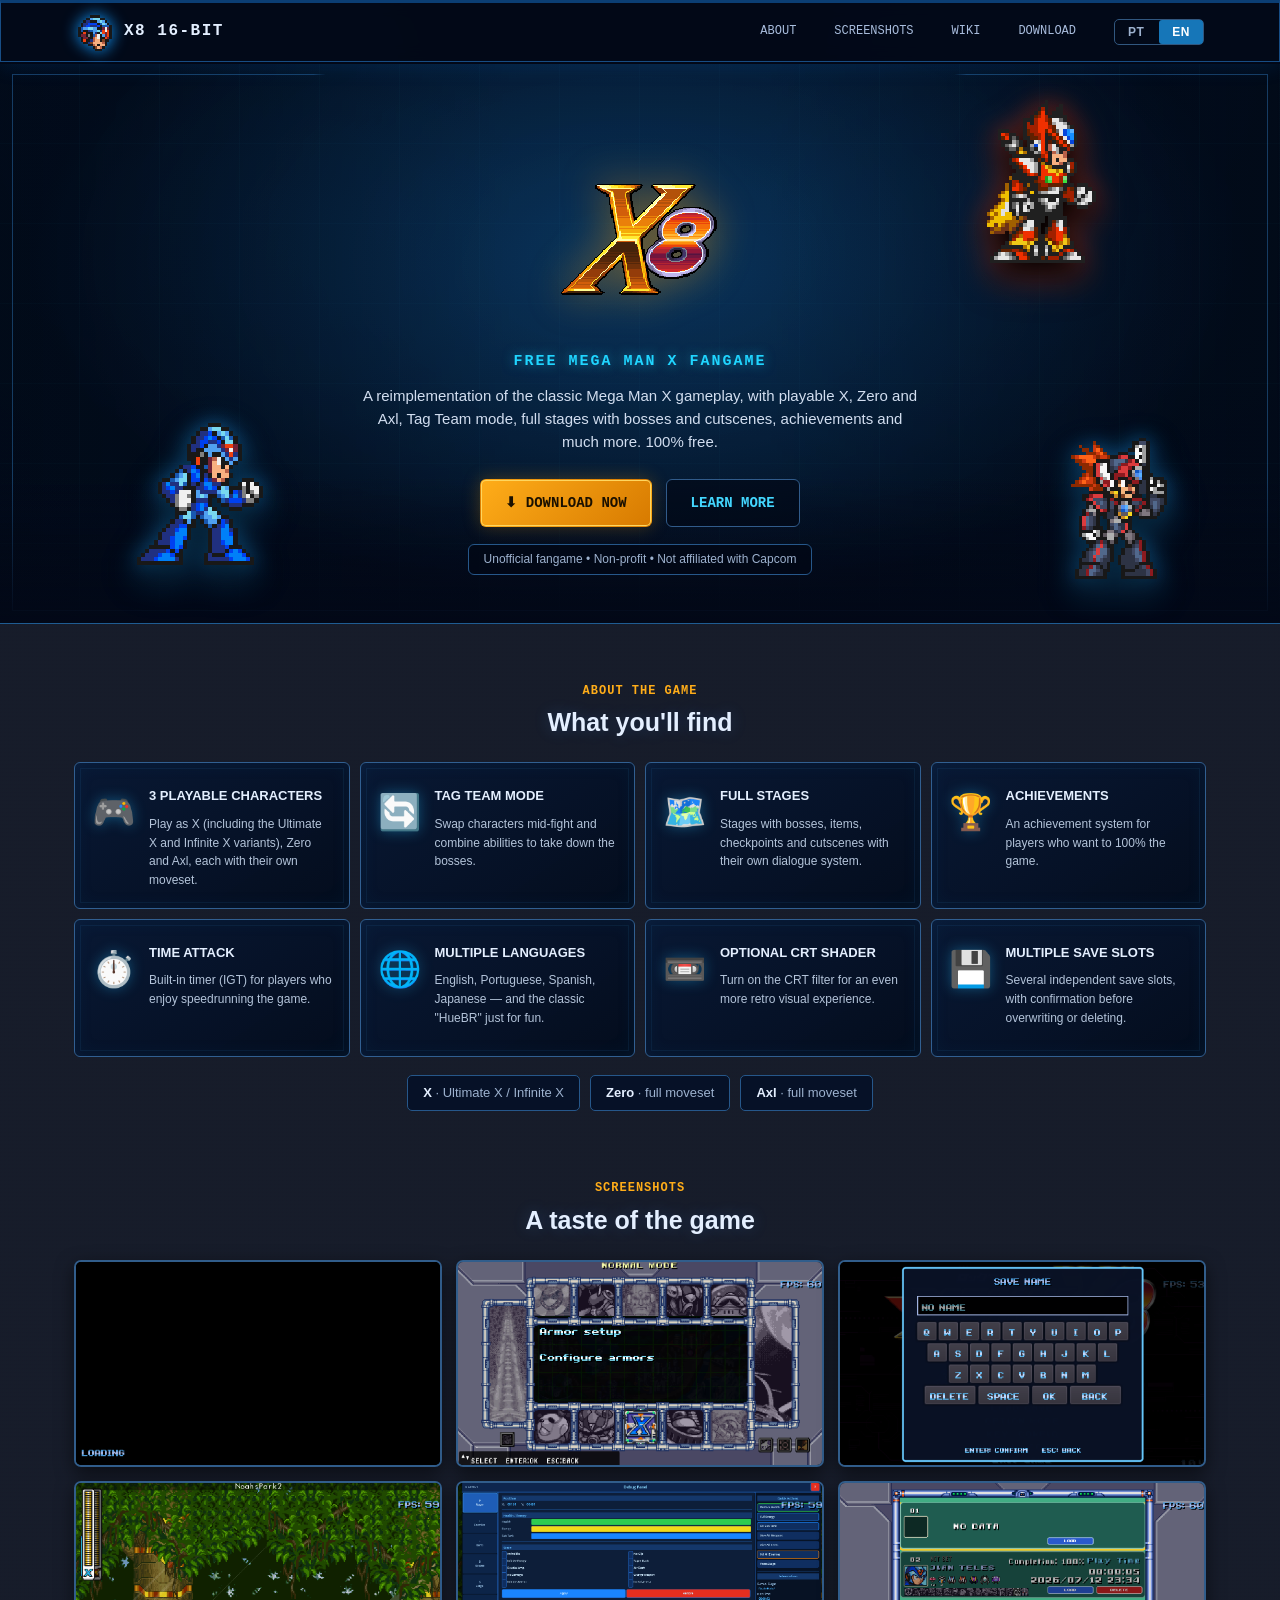
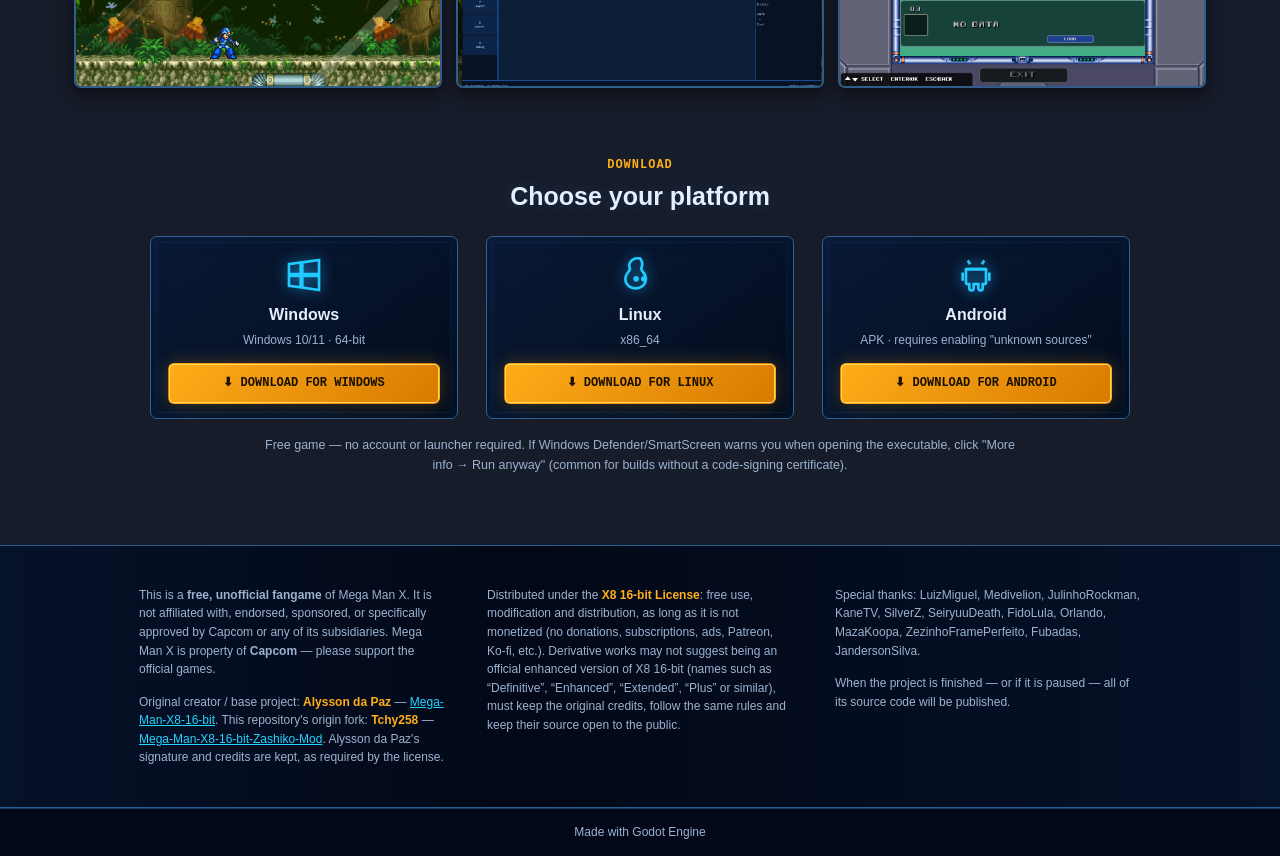
<file: index.html>
<!DOCTYPE html>
<html lang="pt-BR">
<head>
<meta charset="UTF-8">
<meta name="viewport" content="width=device-width, initial-scale=1.0">
<title data-i18n="meta.title">X8 16-bit — Fangame de Mega Man X</title>
<meta name="description" data-i18n-attr="content" data-i18n="meta.description" content="X8 16-bit é um fangame gratuito de Mega Man X feito na Godot Engine. Jogue com X, Zero e Axl. Baixe para Windows, Linux e Android.">
<link rel="icon" type="image/png" href="assets/icon.png">
<style>
  :root{
    --bg:#080b13;
    --bg-alt:#0d1220;
    --panel:#0f1729;
    --panel-border:#1e3a5f;
    --gold:#f5a623;
    --gold-dark:#c9740c;
    --blue:#4fc3f7;
    --blue-dim:#2a6fa8;
    --text:#dbe7f5;
    --text-dim:#8fa3bd;
    --red:#e5433c;
  }
  *{box-sizing:border-box;margin:0;padding:0}
  html{scroll-behavior:smooth}
  body{
    background:radial-gradient(ellipse at top, #101a30 0%, var(--bg) 55%);
    color:var(--text);
    font-family:'Segoe UI',Roboto,Helvetica,Arial,sans-serif;
    line-height:1.6;
    overflow-x:hidden;
  }
  a{color:inherit;text-decoration:none}
  img{max-width:100%;display:block}
  .container{max-width:1100px;margin:0 auto;padding:0 24px}
  section[id]{scroll-margin-top:76px}

  /* ---------- NAV ---------- */
  header.nav{
    position:sticky;top:0;z-index:50;
    background:rgba(8,11,19,0.88);
    backdrop-filter:blur(8px);
    border-bottom:1px solid var(--panel-border);
  }
  .nav-inner{
    max-width:1100px;margin:0 auto;padding:12px 24px;
    display:flex;align-items:center;justify-content:space-between;
    gap:16px;
  }
  .brand{display:flex;align-items:center;gap:10px;font-weight:700;letter-spacing:.5px}
  .brand img{width:32px;height:32px;image-rendering:pixelated}
  .nav-links{display:flex;align-items:center;gap:28px;font-size:14px}
  .nav-links a{color:var(--text-dim);transition:color .15s}
  .nav-links a:hover{color:var(--blue)}

  .lang-switch{display:flex;gap:2px;border:1px solid var(--panel-border);border-radius:999px;padding:2px}
  .lang-switch button{
    border:none;background:transparent;color:var(--text-dim);
    font-size:12px;font-weight:700;letter-spacing:.5px;
    padding:5px 12px;border-radius:999px;cursor:pointer;
    transition:background .15s, color .15s;
  }
  .lang-switch button.active{background:var(--blue-dim);color:#fff}
  .lang-switch button:not(.active):hover{color:var(--blue)}

  /* ---------- HERO ---------- */
  .hero{
    position:relative;
    padding:96px 24px 80px;
    text-align:center;
    overflow:hidden;
    border-bottom:1px solid var(--panel-border);
  }
  .hero::before{
    content:"";
    position:absolute;inset:0;
    background:
      radial-gradient(circle at 50% 20%, rgba(79,195,247,0.12), transparent 60%),
      radial-gradient(circle at 50% 0%, rgba(245,166,35,0.10), transparent 55%);
    pointer-events:none;
  }
  .hero img.logo{
    width:220px;margin:0 auto 18px;
    image-rendering:pixelated;
    filter:drop-shadow(0 0 28px rgba(245,166,35,0.35));
  }
  .hero h1{
    font-size:15px;
    letter-spacing:4px;
    text-transform:uppercase;
    color:var(--blue);
    margin-bottom:10px;
    font-weight:600;
  }
  .hero p.tagline{
    max-width:620px;margin:0 auto 34px;
    color:var(--text-dim);
    font-size:16px;
  }
  .hero-ctas{display:flex;gap:14px;justify-content:center;flex-wrap:wrap}
  .btn{
    display:inline-flex;align-items:center;gap:8px;
    padding:13px 26px;
    border-radius:8px;
    font-weight:600;
    font-size:14px;
    border:1px solid transparent;
    cursor:pointer;
    transition:transform .12s ease, box-shadow .12s ease, background .12s ease;
  }
  .btn:hover{transform:translateY(-2px)}
  .btn-primary{
    background:linear-gradient(135deg, var(--gold), var(--gold-dark));
    color:#1a1000;
    box-shadow:0 6px 20px rgba(245,166,35,0.25);
  }
  .btn-primary:hover{box-shadow:0 10px 26px rgba(245,166,35,0.4)}
  .btn-outline{
    background:transparent;
    border-color:var(--panel-border);
    color:var(--text);
  }
  .btn-outline:hover{border-color:var(--blue);color:var(--blue)}

  .disclaimer-pill{
    display:inline-block;margin-top:28px;
    font-size:12px;color:var(--text-dim);
    border:1px solid var(--panel-border);
    padding:6px 14px;border-radius:999px;
  }

  /* ---------- SECTIONS ---------- */
  section{padding:72px 24px}
  .section-title{
    text-align:center;margin-bottom:44px;
  }
  .section-title .eyebrow{
    display:block;font-size:12px;letter-spacing:3px;
    text-transform:uppercase;color:var(--gold);margin-bottom:8px;
  }
  .section-title h2{font-size:28px;color:var(--text)}

  /* ---------- FEATURES ---------- */
  .features-grid{
    display:grid;
    grid-template-columns:repeat(auto-fit,minmax(230px,1fr));
    gap:18px;
    max-width:1100px;margin:0 auto;
  }
  .feature-card{
    background:var(--panel);
    border:1px solid var(--panel-border);
    border-radius:12px;
    padding:22px;
  }
  .feature-card .icon{font-size:26px;margin-bottom:10px}
  .feature-card h3{font-size:15px;margin-bottom:8px;color:var(--text)}
  .feature-card p{font-size:13.5px;color:var(--text-dim)}

  /* ---------- SCREENSHOTS ---------- */
  .shots-grid{
    display:grid;
    grid-template-columns:repeat(auto-fit,minmax(min(100%,320px),1fr));
    gap:18px;max-width:1100px;margin:0 auto;
  }
  .shot{
    border-radius:12px;overflow:hidden;
    border:1px solid var(--panel-border);
    background:#000;
  }
  .shot img{width:100%;height:100%;object-fit:cover;display:block}

  /* ---------- DOWNLOAD ---------- */
  .download-grid{
    display:grid;
    grid-template-columns:repeat(auto-fit,minmax(min(100%,260px),1fr));
    gap:20px;max-width:1100px;margin:0 auto;
  }
  .dl-card{
    background:var(--panel);
    border:1px solid var(--panel-border);
    border-radius:14px;
    padding:28px 24px;
    text-align:center;
    display:flex;flex-direction:column;align-items:center;
    transition:border-color .15s, transform .15s;
  }
  .dl-card:hover{border-color:var(--blue-dim);transform:translateY(-3px)}
  .dl-card .os-icon{width:44px;height:44px;margin-bottom:14px;color:var(--blue)}
  .dl-card h3{font-size:17px;margin-bottom:4px}
  .dl-card .meta{font-size:12px;color:var(--text-dim);margin-bottom:20px}
  .dl-card .btn{width:100%;justify-content:center}
  .dl-note{
    text-align:center;font-size:12.5px;color:var(--text-dim);
    max-width:560px;margin:28px auto 0;
  }

  /* ---------- CHARACTERS STRIP ---------- */
  .chars{
    display:flex;gap:14px;justify-content:center;flex-wrap:wrap;
    max-width:820px;margin:0 auto;
  }
  .chip{
    border:1px solid var(--panel-border);
    background:var(--panel);
    padding:10px 18px;border-radius:999px;
    font-size:13px;color:var(--text-dim);
  }
  .chip b{color:var(--text)}

  /* ---------- CREDITS / LEGAL ---------- */
  .legal{
    background:var(--bg-alt);
    border-top:1px solid var(--panel-border);
    border-bottom:1px solid var(--panel-border);
  }
  .legal .container{max-width:760px;text-align:center}
  .legal p{font-size:13px;color:var(--text-dim);margin-bottom:14px}
  .legal a{color:var(--blue);text-decoration:underline;overflow-wrap:anywhere}
  .legal .credit-name{color:var(--gold);font-weight:600}

  footer{
    padding:32px 24px 48px;
    text-align:center;
    font-size:12px;color:var(--text-dim);
  }

  /* ---------- RESPONSIVE ---------- */
  @media (max-width: 700px){
    .container{padding-inline:18px}

    .nav-inner{
      padding:10px 18px;
      flex-wrap:wrap;
      gap:8px;
    }
    .brand{width:100%;justify-content:center}
    .nav-links{
      width:100%;
      display:grid;
      grid-template-columns:repeat(3,minmax(0,1fr));
      gap:4px;
      text-align:center;
    }
    .nav-links > a{
      display:flex;
      min-height:40px;
      align-items:center;
      justify-content:center;
      padding:4px;
    }
    .lang-switch{justify-self:center;align-self:center}
    .lang-switch button{min-width:40px;min-height:36px;padding:4px 8px}
    section[id]{scroll-margin-top:122px}

    .hero{padding:64px 18px 56px}
    .hero img.logo{width:min(190px,65vw)}
    .hero h1{font-size:13px;letter-spacing:2.5px}
    .hero p.tagline{font-size:15px;margin-bottom:28px}

    section{padding:56px 18px}
    .section-title{margin-bottom:30px}
    .section-title h2{font-size:clamp(22px,7vw,28px);line-height:1.25}

    .features-grid{grid-template-columns:1fr}
    .feature-card{padding:20px}
    .chars{gap:10px}
    .chip{width:100%;text-align:center;padding:10px 14px}
    .dl-card{padding:24px 18px}
  }

  @media (max-width: 440px){
    .nav-inner{padding-inline:12px}
    .nav-links{font-size:12px}
    .lang-switch button{min-width:34px;font-size:11px}

    .hero-ctas{flex-direction:column}
    .hero-ctas .btn{width:100%;justify-content:center}
    .disclaimer-pill{border-radius:10px}

    .btn{padding:12px 16px}
    .dl-card .btn{font-size:13px}
  }

  @media (prefers-reduced-motion: reduce){
    html{scroll-behavior:auto}
    *,*::before,*::after{
      scroll-behavior:auto!important;
      transition-duration:.01ms!important;
    }
  }
</style>
<style>
  /* Rework visual — inspirado no mockup rework page.png */
  :root{
    --bg:#020817;
    --bg-alt:#050d20;
    --panel:#07142b;
    --panel-border:#26578a;
    --gold:#ffad19;
    --gold-dark:#d77a00;
    --blue:#20d5ff;
    --blue-dim:#1676b8;
    --text:#e4efff;
    --text-dim:#9db2cf;
  }
  body{
    background:
      linear-gradient(rgba(3,9,24,.92),rgba(3,9,24,.92)),
      repeating-linear-gradient(0deg,transparent 0 3px,rgba(39,116,183,.08) 4px);
    font-family:"Trebuchet MS","Segoe UI",sans-serif;
  }
  body::before{
    content:"";position:fixed;inset:0;z-index:-1;pointer-events:none;
    background:
      radial-gradient(circle at 12% 14%,rgba(0,185,255,.13),transparent 25%),
      radial-gradient(circle at 87% 10%,rgba(15,94,190,.16),transparent 28%);
  }
  header.nav{
    background:rgba(2,8,23,.94);
    border:1px solid #174d85;border-top:3px solid #0b3e74;
    box-shadow:0 0 0 2px #020817,0 0 24px rgba(0,126,255,.18);
  }
  .nav-inner{max-width:1180px;padding:10px 26px}
  .brand{font-family:Consolas,monospace;letter-spacing:1.5px}
  .brand img{width:38px;height:38px;filter:drop-shadow(0 0 8px #149cff)}
  .nav-links{font-family:Consolas,monospace;text-transform:uppercase;font-size:12px;gap:38px}
  .nav-links a{position:relative;color:#a9bddd}
  .nav-links a::after{content:"";position:absolute;left:0;right:100%;bottom:-13px;height:2px;background:var(--blue);transition:right .2s}
  .nav-links a:hover::after{right:0}
  .lang-switch{border-radius:5px;padding:0;border-color:#31577f}
  .lang-switch button{border-radius:3px;padding:5px 13px}

  .hero{
    min-height:540px;padding:74px 24px 48px;display:grid;place-items:center;
    isolation:isolate;border-bottom:1px solid #1f5c92;
    background:
      linear-gradient(90deg,rgba(1,8,20,.45),rgba(1,8,20,.15) 40%,rgba(1,8,20,.15) 60%,rgba(1,8,20,.5)),
      radial-gradient(ellipse at 50% 35%,rgba(8,75,132,.72),rgba(2,12,29,.94) 67%);
  }
  .hero::before{
    background:
      linear-gradient(180deg,transparent 74%,#020817),
      repeating-linear-gradient(90deg,transparent 0 79px,rgba(32,213,255,.035) 80px),
      repeating-linear-gradient(0deg,transparent 0 79px,rgba(32,213,255,.035) 80px);
  }
  .hero::after{content:"";position:absolute;inset:12px;border:1px solid rgba(43,110,171,.5);clip-path:polygon(0 0,24% 0,26% 2px,74% 2px,76% 0,100% 0,100% 100%,0 100%);z-index:-1}
  .hero .container{position:relative;z-index:2;max-width:680px}
  .hero-stage{position:absolute;inset:0;z-index:1;pointer-events:none;overflow:hidden}
  .hero-sprite{position:absolute;image-rendering:pixelated;filter:drop-shadow(0 12px 14px rgba(0,0,0,.65)) drop-shadow(0 0 10px rgba(28,164,255,.55))}
  .hero-sprite.x{width:168px;left:max(4%,calc(50% - 520px));bottom:45px}
  .hero-sprite.zero{width:145px;right:max(9%,calc(50% - 470px));top:38px;filter:drop-shadow(0 12px 14px #000) drop-shadow(0 0 12px rgba(255,68,24,.5))}
  .hero-sprite.axl{width:142px;right:max(3%,calc(50% - 545px));bottom:33px}
  .hero img.logo{width:286px;margin-bottom:8px;filter:drop-shadow(0 0 20px rgba(255,158,0,.4))}
  .hero h1{font-family:Consolas,monospace;font-size:15px;letter-spacing:2px;text-shadow:0 0 12px rgba(32,213,255,.55)}
  .hero p.tagline{max-width:560px;color:#d2def0;font-size:15px;line-height:1.55;margin-bottom:25px}
  .btn{border-radius:6px;text-transform:uppercase;font-family:Consolas,monospace;font-weight:800;padding:12px 24px}
  .btn-primary{box-shadow:inset 0 0 0 1px #ffd65e,0 0 18px rgba(255,166,0,.25)}
  .btn-outline{background:rgba(2,9,23,.7);border-color:#315b8a;color:#43d7ff}
  .disclaimer-pill{margin-top:17px;border-radius:6px;background:rgba(2,8,21,.72);padding:5px 15px}

  section{padding:58px 24px}
  #sobre,#screenshots,#download{position:relative;max-width:1180px;margin-inline:auto}
  .section-title{margin-bottom:20px}
  .section-title .eyebrow{font-family:Consolas,monospace;font-weight:800;letter-spacing:1px;margin-bottom:1px}
  .section-title h2{font-size:25px;text-shadow:0 0 16px rgba(72,156,255,.22)}
  .features-grid{grid-template-columns:repeat(4,1fr);gap:10px;max-width:none}
  .feature-card,.dl-card{
    position:relative;border-radius:6px;background:linear-gradient(145deg,rgba(8,25,53,.94),rgba(3,12,29,.96));
    border-color:#315f91;box-shadow:inset 0 0 18px rgba(15,82,145,.13);
  }
  .feature-card{min-height:138px;padding:19px 16px 18px 74px}
  .feature-card::after,.dl-card::after{content:"";position:absolute;inset:5px;border:1px solid rgba(46,113,174,.12);pointer-events:none}
  .feature-card .icon{position:absolute;left:17px;top:21px;font-size:35px;filter:drop-shadow(0 0 7px rgba(35,193,255,.35))}
  .feature-card h3{text-transform:uppercase;font-size:13px;margin:4px 0 8px}
  .feature-card p{font-size:12px;line-height:1.55;color:#b4c4da}
  .chars{gap:10px!important;margin-top:18px!important}
  .chip{border-radius:5px;padding:7px 15px;background:#061127}
  #screenshots{padding-top:10px}
  .shots-grid{max-width:none;grid-template-columns:repeat(3,1fr);gap:14px}
  .shot{border-radius:7px;border:2px solid #315d8b;box-shadow:0 6px 18px #0008;aspect-ratio:16/9}
  .shot img{image-rendering:auto}
  #download{padding-top:10px}
  .download-grid{max-width:980px;grid-template-columns:repeat(3,1fr);gap:28px}
  .dl-card{border-radius:7px;padding:18px 17px 14px}
  .dl-card .os-icon{width:40px;height:40px;margin-bottom:7px;color:#21c9ff;filter:drop-shadow(0 0 7px #1689c9)}
  .dl-card h3{font-size:16px}.dl-card .meta{margin-bottom:12px}
  .dl-card .btn{padding:10px 7px;font-size:12px}
  .dl-note{max-width:760px;margin-top:16px}
  .legal{margin-top:12px;padding-block:40px;background:linear-gradient(90deg,#061229,#020817 40%,#061229);border-color:#275e91}
  .legal .container{max-width:1050px;columns:3;column-gap:42px;text-align:left}
  .legal p{break-inside:avoid;font-size:12px;line-height:1.55}
  footer{border-top:1px solid #173e68;padding:14px;background:#020817}

  @media(max-width:900px){
    .features-grid{grid-template-columns:repeat(2,1fr)}
    .hero-sprite{opacity:.34}.hero-sprite.x{left:-20px}.hero-sprite.zero{right:5px}.hero-sprite.axl{display:none}
    .legal .container{columns:2}
  }
  @media(max-width:700px){
    .nav-inner{padding:8px 14px}.nav-links{gap:2px}.nav-links a::after{bottom:0}
    .hero{min-height:560px;padding-top:96px}.hero img.logo{width:min(260px,75vw)}
    .hero-sprite.x{width:110px;bottom:18px}.hero-sprite.zero{width:100px;top:82px}
    .features-grid,.shots-grid,.download-grid{grid-template-columns:1fr}
    .feature-card{min-height:120px}.shots-grid{gap:18px}.download-grid{gap:14px}
    .legal .container{columns:1}.legal{text-align:left}
  }
  .shot{position:relative;cursor:zoom-in}
  .shot::after{
    content:"⌕";position:absolute;right:10px;bottom:10px;width:34px;height:34px;
    display:grid;place-items:center;border:1px solid #4b81b8;border-radius:5px;
    color:#fff;background:rgba(2,9,23,.76);font-size:21px;opacity:0;transform:translateY(5px);
    transition:opacity .18s,transform .18s;pointer-events:none;
  }
  .shot:hover::after,.shot:focus-visible::after{opacity:1;transform:none}
  .shot:focus-visible{outline:2px solid var(--blue);outline-offset:4px}
  body.lightbox-open{overflow:hidden}
  .x8-lightbox{position:fixed;inset:0;z-index:9999;display:grid;place-items:center;padding:56px 72px 42px}
  .x8-lightbox[hidden]{display:none}
  .x8-lightbox-backdrop{position:absolute;inset:0;background:rgba(0,3,12,.93);backdrop-filter:blur(7px);animation:x8FadeIn .25s ease}
  .x8-lightbox-content{position:relative;z-index:1;max-width:min(1180px,94vw);animation:x8ZoomIn .25s ease;text-align:center}
  .x8-lightbox-image{display:block;max-width:100%;max-height:78vh;margin:auto;border:2px solid #3c77ae;border-radius:7px;box-shadow:0 20px 70px #000,0 0 30px rgba(24,149,255,.18)}
  .x8-lightbox-caption{margin:12px 0 0;color:#b8cae1;font:13px Consolas,monospace}
  .x8-lightbox-close,.x8-lightbox-nav{position:absolute;z-index:2;display:grid;place-items:center;border:1px solid #3c6f9f;color:#fff;background:rgba(5,20,43,.88);cursor:pointer;transition:.15s}
  .x8-lightbox-close{top:-45px;right:0;width:38px;height:38px;border-radius:50%;font-size:25px;line-height:1}
  .x8-lightbox-nav{top:50%;width:44px;height:58px;border-radius:5px;font-size:31px;transform:translateY(-50%)}
  .x8-lightbox-prev{left:-61px}.x8-lightbox-next{right:-61px}
  .x8-lightbox-close:hover,.x8-lightbox-nav:hover{border-color:var(--blue);color:var(--blue);box-shadow:0 0 15px rgba(32,213,255,.18)}
  @keyframes x8FadeIn{from{opacity:0}to{opacity:1}}
  @keyframes x8ZoomIn{from{opacity:0;transform:scale(.9)}to{opacity:1;transform:scale(1)}}
  @media(max-width:700px){
    .x8-lightbox{padding:55px 12px 74px}.x8-lightbox-content{max-width:96vw}.x8-lightbox-image{max-height:72vh}
    .x8-lightbox-nav{top:auto;bottom:-58px;transform:none}.x8-lightbox-prev{left:calc(50% - 54px)}.x8-lightbox-next{right:calc(50% - 54px)}
  }
</style>
</head>
<body>

<header class="nav">
  <div class="nav-inner">
    <div class="brand">
      <img src="assets/icon.png" alt="Ícone X8">
      <span>X8 16-BIT</span>
    </div>
    <nav class="nav-links">
      <a href="#sobre" data-i18n="nav.sobre">Sobre</a>
      <a href="#screenshots" data-i18n="nav.screenshots">Screenshots</a>
      <a href="wiki.html" data-i18n="nav.wiki">Wiki</a>
      <a href="#download" data-i18n="nav.download">Download</a>
      <div class="lang-switch" role="group" aria-label="Language / Idioma">
        <button type="button" data-lang="pt">PT</button>
        <button type="button" data-lang="en">EN</button>
      </div>
    </nav>
  </div>
</header>

<section class="hero">
  <div class="hero-stage" aria-hidden="true">
    <img class="hero-sprite x" src="assets/wiki/characters/X.png" alt="">
    <img class="hero-sprite zero" src="assets/wiki/characters/Zero.png" alt="">
    <img class="hero-sprite axl" src="assets/wiki/characters/Axl.png" alt="">
  </div>
  <div class="container">
    <img class="logo" src="assets/logo.png" alt="X8 16-bit">
    <h1 data-i18n="hero.h1">Fangame gratuito de Mega Man X</h1>
    <p class="tagline" data-i18n="hero.tagline">
      Reimplementação da jogabilidade clássica de Mega Man X, com X, Zero e Axl jogáveis,
      modo Tag Team, fases completas com chefes e cutscenes, conquistas e muito mais.
      100% gratuito.
    </p>
    <div class="hero-ctas">
      <a href="#download" class="btn btn-primary" data-i18n="hero.cta.primary">⬇ Baixar agora</a>
      <a href="#sobre" class="btn btn-outline" data-i18n="hero.cta.secondary">Saiba mais</a>
    </div>
    <div class="disclaimer-pill" data-i18n="hero.disclaimer">
      Fangame não-oficial • Sem fins lucrativos • Não afiliado à Capcom
    </div>
  </div>
</section>

<section id="sobre">
  <div class="section-title">
    <span class="eyebrow" data-i18n="sobre.eyebrow">Sobre o jogo</span>
    <h2 data-i18n="sobre.title">O que você vai encontrar</h2>
  </div>
  <div class="features-grid">
    <div class="feature-card">
      <div class="icon">🎮</div>
      <h3 data-i18n="feat.1.title">3 personagens jogáveis</h3>
      <p data-i18n="feat.1.desc">Jogue com X (incluindo as variantes Ultimate X e Infinite X), Zero e Axl, cada um com moveset próprio.</p>
    </div>
    <div class="feature-card">
      <div class="icon">🔄</div>
      <h3 data-i18n="feat.2.title">Modo Tag Team</h3>
      <p data-i18n="feat.2.desc">Troque de personagem em pleno combate e combine habilidades para enfrentar os chefes.</p>
    </div>
    <div class="feature-card">
      <div class="icon">🗺️</div>
      <h3 data-i18n="feat.3.title">Fases completas</h3>
      <p data-i18n="feat.3.desc">Estágios com chefes, itens, checkpoints e cutscenes com sistema de diálogo próprio.</p>
    </div>
    <div class="feature-card">
      <div class="icon">🏆</div>
      <h3 data-i18n="feat.4.title">Conquistas</h3>
      <p data-i18n="feat.4.desc">Sistema de achievements para quem quiser zerar o jogo no 100%.</p>
    </div>
    <div class="feature-card">
      <div class="icon">⏱️</div>
      <h3 data-i18n="feat.5.title">Time Attack</h3>
      <p data-i18n="feat.5.desc">Cronômetro interno (IGT) para quem curte correr o jogo contra o tempo.</p>
    </div>
    <div class="feature-card">
      <div class="icon">🌐</div>
      <h3 data-i18n="feat.6.title">Vários idiomas</h3>
      <p data-i18n="feat.6.desc">Inglês, Português, Espanhol, Japonês — e o clássico "HueBR" pra descontrair.</p>
    </div>
    <div class="feature-card">
      <div class="icon">📼</div>
      <h3 data-i18n="feat.7.title">Shader CRT opcional</h3>
      <p data-i18n="feat.7.desc">Ligue o filtro CRT para uma experiência visual ainda mais retrô.</p>
    </div>
    <div class="feature-card">
      <div class="icon">💾</div>
      <h3 data-i18n="feat.8.title">Múltiplos saves</h3>
      <p data-i18n="feat.8.desc">Vários slots de save independentes, com confirmação antes de sobrescrever ou apagar.</p>
    </div>
  </div>

  <div class="chars" style="margin-top:40px">
    <span class="chip"><b>X</b> · Ultimate X / Infinite X</span>
    <span class="chip"><b>Zero</b> · <span data-i18n="chars.moveset">moveset completo</span></span>
    <span class="chip"><b>Axl</b> · <span data-i18n="chars.moveset">moveset completo</span></span>
  </div>
</section>

<section id="screenshots">
  <div class="section-title">
    <span class="eyebrow" data-i18n="shots.eyebrow">Capturas de tela</span>
    <h2 data-i18n="shots.title">Um gostinho do jogo</h2>
  </div>
  <div class="shots-grid">
    <div class="shot"><img src="assets/LoadingScreen.png" alt="Tela de carregamento do jogo"></div>
    <div class="shot"><img src="assets/ReworkMenus.png" alt="Menus reformulados do jogo"></div>
    <div class="shot"><img src="assets/SalveNames.png" alt="Seleção de nomes para o arquivo salvo"></div>
    <div class="shot"><img src="assets/Titlemapname.png" alt="Nome do mapa exibido durante o jogo"></div>
    <div class="shot"><img src="assets/paineldebuger.png" alt="Painel de depuração do jogo"></div>
    <div class="shot"><img src="assets/savegame.png" alt="Tela de gerenciamento de jogos salvos"></div>
  </div>
</section>

<section id="download">
  <div class="section-title">
    <span class="eyebrow" data-i18n="dl.eyebrow">Download</span>
    <h2 data-i18n="dl.title">Escolha sua plataforma</h2>
  </div>

  <div class="download-grid">
    <div class="dl-card">
      <svg class="os-icon" viewBox="0 0 24 24" fill="none" stroke="currentColor" stroke-width="1.6"><path d="M3 5.5 10 4.5v7H3V5.5zM11 4.4 21 3v8.5H11V4.4zM3 12.5H10V19.4L3 18.5V12.5zM11 12.5H21V21L11 19.6V12.5Z"/></svg>
      <h3>Windows</h3>
      <div class="meta">Windows 10/11 · 64-bit</div>
      <a class="btn btn-primary" href="https://github.com/Ian03/M8-rework/releases/latest/download/MegaManX8-Windows.zip" data-i18n="dl.windows.btn">
        ⬇ Baixar para Windows
      </a>
    </div>

    <div class="dl-card">
      <svg class="os-icon" viewBox="0 0 24 24" fill="none" stroke="currentColor" stroke-width="1.6"><path d="M12 2c1.5 2 1.7 3.6 1 5.2-.5 1.1-.2 1.8.6 2.7 1.4 1.6 2.1 3.3 1.9 5.1-.3 3-2.9 5-6 5-3.6 0-6.3-2.4-6.3-5.6 0-2 .9-3.3 2-4.6.8-.9 1-1.6.5-2.6C4.9 5.6 6.4 3 8.6 2.2 9.6 1.8 10.6 2 12 2Z"/><circle cx="9.7" cy="14.3" r=".9" fill="currentColor"/><circle cx="14.3" cy="14.3" r=".9" fill="currentColor"/></svg>
      <h3>Linux</h3>
      <div class="meta">x86_64</div>
      <a class="btn btn-primary" href="https://github.com/Ian03/M8-rework/releases/latest/download/MegaManX8-Linux.zip" data-i18n="dl.linux.btn">
        ⬇ Baixar para Linux
      </a>
    </div>

    <div class="dl-card">
      <svg class="os-icon" viewBox="0 0 24 24" fill="none" stroke="currentColor" stroke-width="1.6"><path d="M6 8.5v8a1 1 0 0 0 1 1h1v2.5a1.3 1.3 0 0 0 2.6 0V17.5h2.8V20a1.3 1.3 0 0 0 2.6 0V17.5H17a1 1 0 0 0 1-1v-8H6Z"/><path d="M8.5 5.5 7 3.3M15.5 5.5 17 3.3M6.5 8.5h11M4 10.5v5M20 10.5v5"/></svg>
      <h3>Android</h3>
      <div class="meta" data-i18n="dl.android.meta">APK · requer permitir "fontes desconhecidas"</div>
      <a class="btn btn-primary" href="https://github.com/Ian03/M8-rework/releases/latest/download/MegaManX8-Android.apk" data-i18n="dl.android.btn">
        ⬇ Baixar para Android
      </a>
    </div>
  </div>

  <p class="dl-note" data-i18n="dl.note">
    Jogo gratuito — não é necessário criar conta nem instalar launcher.
    Em caso de aviso do Windows Defender/SmartScreen ao abrir o executável,
    clique em "Mais informações → Executar assim mesmo" (comum em builds sem
    certificado de assinatura de código).
  </p>
</section>

<section class="legal">
  <div class="container">
    <p data-i18n="legal.p1">
      Este é um <strong>fangame gratuito e não-oficial</strong> de Mega Man X.
      Não é afiliado, associado, autorizado, aprovado ou de qualquer forma
      oficialmente conectado com a Capcom ou qualquer uma de suas subsidiárias.
      Mega Man X é propriedade da <strong>Capcom</strong> — por favor, apoie os jogos oficiais.
    </p>
    <p data-i18n="legal.p2">
      Criador original / projeto base: <span class="credit-name">Alysson da Paz</span> —
      <a href="https://github.com/AlyssonDaPaz/Mega-Man-X8-16-bit" target="_blank" rel="noopener">Mega-Man-X8-16-bit</a>.
      Fork de origem deste repositório: <span class="credit-name">Tchy258</span> —
      <a href="https://github.com/Tchy258/Mega-Man-X8-16-bit-Zashiko-Mod" target="_blank" rel="noopener">Mega-Man-X8-16-bit-Zashiko-Mod</a>.
      A assinatura e os créditos de Alysson da Paz são mantidos, conforme exige a licença.
    </p>
    <p data-i18n="legal.p3">
      Distribuído sob a licença <span class="credit-name">X8 16-bit License</span>: uso, modificação e
      distribuição livres, desde que não monetizados (sem doações, assinaturas, anúncios, Patreon, Ko-fi etc.).
      Trabalhos derivados não podem sugerir ser uma versão oficial aprimorada do X8 16-bit
      (nomes como &ldquo;Definitive&rdquo;, &ldquo;Enhanced&rdquo;, &ldquo;Extended&rdquo;, &ldquo;Plus&rdquo; ou similares),
      devem manter os créditos originais, seguir as mesmas regras e ter o código aberto ao público.
    </p>
    <p data-i18n="legal.p4">
      Agradecimentos especiais: LuizMiguel, Medivelion, JulinhoRockman, KaneTV, SilverZ, SeiryuuDeath,
      FidoLula, Orlando, MazaKoopa, ZezinhoFramePerfeito, Fubadas, JandersonSilva.
    </p>
    <p data-i18n="legal.p5">
      Quando o projeto for finalizado — ou caso seja pausado — todo o seu código será publicado.
    </p>
  </div>
</section>

<footer data-i18n="footer.text">
  Feito com Godot Engine
</footer>

<script src="assets/gallery.js"></script>
<script src="assets/legal.js"></script>
<script>
(function(){
  var translations = {
    pt: {
      "meta.title": "X8 16-bit — Fangame de Mega Man X",
      "meta.description": "X8 16-bit é um fangame gratuito de Mega Man X feito na Godot Engine. Jogue com X, Zero e Axl. Baixe para Windows, Linux e Android.",
      "nav.sobre": "Sobre",
      "nav.screenshots": "Screenshots",
      "nav.wiki": "Wiki",
      "nav.download": "Download",
      "hero.h1": "Fangame gratuito de Mega Man X",
      "hero.tagline": "Reimplementação da jogabilidade clássica de Mega Man X, com X, Zero e Axl jogáveis, modo Tag Team, fases completas com chefes e cutscenes, conquistas e muito mais. 100% gratuito.",
      "hero.cta.primary": "⬇ Baixar agora",
      "hero.cta.secondary": "Saiba mais",
      "hero.disclaimer": "Fangame não-oficial • Sem fins lucrativos • Não afiliado à Capcom",
      "sobre.eyebrow": "Sobre o jogo",
      "sobre.title": "O que você vai encontrar",
      "feat.1.title": "3 personagens jogáveis",
      "feat.1.desc": "Jogue com X (incluindo as variantes Ultimate X e Infinite X), Zero e Axl, cada um com moveset próprio.",
      "feat.2.title": "Modo Tag Team",
      "feat.2.desc": "Troque de personagem em pleno combate e combine habilidades para enfrentar os chefes.",
      "feat.3.title": "Fases completas",
      "feat.3.desc": "Estágios com chefes, itens, checkpoints e cutscenes com sistema de diálogo próprio.",
      "feat.4.title": "Conquistas",
      "feat.4.desc": "Sistema de achievements para quem quiser zerar o jogo no 100%.",
      "feat.5.title": "Time Attack",
      "feat.5.desc": "Cronômetro interno (IGT) para quem curte correr o jogo contra o tempo.",
      "feat.6.title": "Vários idiomas",
      "feat.6.desc": "Inglês, Português, Espanhol, Japonês — e o clássico \"HueBR\" pra descontrair.",
      "feat.7.title": "Shader CRT opcional",
      "feat.7.desc": "Ligue o filtro CRT para uma experiência visual ainda mais retrô.",
      "feat.8.title": "Múltiplos saves",
      "feat.8.desc": "Vários slots de save independentes, com confirmação antes de sobrescrever ou apagar.",
      "chars.moveset": "moveset completo",
      "shots.eyebrow": "Capturas de tela",
      "shots.title": "Um gostinho do jogo",
      "shots.alt.gameplay": "Gameplay — Zero explorando uma fase de floresta",
      "shots.alt.save": "Tela de salvar e carregar",
      "shots.alt.debug": "Painel de debug do jogo",
      "dl.eyebrow": "Download",
      "dl.title": "Escolha sua plataforma",
      "dl.windows.btn": "⬇ Baixar para Windows",
      "dl.linux.btn": "⬇ Baixar para Linux",
      "dl.android.meta": "APK · requer permitir \"fontes desconhecidas\"",
      "dl.android.btn": "⬇ Baixar para Android",
      "dl.note": "Jogo gratuito — não é necessário criar conta nem instalar launcher. Em caso de aviso do Windows Defender/SmartScreen ao abrir o executável, clique em \"Mais informações → Executar assim mesmo\" (comum em builds sem certificado de assinatura de código)."
    },
    en: {
      "meta.title": "X8 16-bit — A Mega Man X Fangame",
      "meta.description": "X8 16-bit is a free Mega Man X fangame made in the Godot Engine. Play as X, Zero and Axl. Download for Windows, Linux and Android.",
      "nav.sobre": "About",
      "nav.screenshots": "Screenshots",
      "nav.wiki": "Wiki",
      "nav.download": "Download",
      "hero.h1": "Free Mega Man X fangame",
      "hero.tagline": "A reimplementation of the classic Mega Man X gameplay, with playable X, Zero and Axl, Tag Team mode, full stages with bosses and cutscenes, achievements and much more. 100% free.",
      "hero.cta.primary": "⬇ Download now",
      "hero.cta.secondary": "Learn more",
      "hero.disclaimer": "Unofficial fangame • Non-profit • Not affiliated with Capcom",
      "sobre.eyebrow": "About the game",
      "sobre.title": "What you'll find",
      "feat.1.title": "3 playable characters",
      "feat.1.desc": "Play as X (including the Ultimate X and Infinite X variants), Zero and Axl, each with their own moveset.",
      "feat.2.title": "Tag Team mode",
      "feat.2.desc": "Swap characters mid-fight and combine abilities to take down the bosses.",
      "feat.3.title": "Full stages",
      "feat.3.desc": "Stages with bosses, items, checkpoints and cutscenes with their own dialogue system.",
      "feat.4.title": "Achievements",
      "feat.4.desc": "An achievement system for players who want to 100% the game.",
      "feat.5.title": "Time Attack",
      "feat.5.desc": "Built-in timer (IGT) for players who enjoy speedrunning the game.",
      "feat.6.title": "Multiple languages",
      "feat.6.desc": "English, Portuguese, Spanish, Japanese — and the classic \"HueBR\" just for fun.",
      "feat.7.title": "Optional CRT shader",
      "feat.7.desc": "Turn on the CRT filter for an even more retro visual experience.",
      "feat.8.title": "Multiple save slots",
      "feat.8.desc": "Several independent save slots, with confirmation before overwriting or deleting.",
      "chars.moveset": "full moveset",
      "shots.eyebrow": "Screenshots",
      "shots.title": "A taste of the game",
      "shots.alt.gameplay": "Gameplay — Zero exploring a forest stage",
      "shots.alt.save": "Save and load screen",
      "shots.alt.debug": "The game's debug panel",
      "dl.eyebrow": "Download",
      "dl.title": "Choose your platform",
      "dl.windows.btn": "⬇ Download for Windows",
      "dl.linux.btn": "⬇ Download for Linux",
      "dl.android.meta": "APK · requires enabling \"unknown sources\"",
      "dl.android.btn": "⬇ Download for Android",
      "dl.note": "Free game — no account or launcher required. If Windows Defender/SmartScreen warns you when opening the executable, click \"More info → Run anyway\" (common for builds without a code-signing certificate)."
    }
  };

  // Textos de créditos/licença/rodapé vêm de assets/legal.js (fonte única compartilhada com a wiki).
  if (window.LEGAL_I18N){
    Object.assign(translations.pt, window.LEGAL_I18N.pt);
    Object.assign(translations.en, window.LEGAL_I18N.en);
  }

  var STORAGE_KEY = "x8-lang";

  function detectLang(){
    var saved = localStorage.getItem(STORAGE_KEY);
    if (saved === "pt" || saved === "en") return saved;
    var browserLangs = navigator.languages && navigator.languages.length ? navigator.languages : [navigator.language || "en"];
    for (var i = 0; i < browserLangs.length; i++){
      if (browserLangs[i].toLowerCase().indexOf("pt") === 0) return "pt";
    }
    return "en";
  }

  function applyLang(lang){
    var dict = translations[lang] || translations.en;
    document.documentElement.lang = lang === "pt" ? "pt-BR" : "en";

    document.querySelectorAll("[data-i18n]").forEach(function(el){
      var key = el.getAttribute("data-i18n");
      var value = dict[key];
      if (value === undefined) return;
      if (el.hasAttribute("data-i18n-attr")){
        el.setAttribute(el.getAttribute("data-i18n-attr"), value);
      } else {
        el.innerHTML = value;
      }
    });

    document.querySelectorAll(".lang-switch button").forEach(function(btn){
      btn.classList.toggle("active", btn.getAttribute("data-lang") === lang);
    });

    localStorage.setItem(STORAGE_KEY, lang);
  }

  document.querySelectorAll(".lang-switch button").forEach(function(btn){
    btn.addEventListener("click", function(){
      applyLang(btn.getAttribute("data-lang"));
    });
  });

  applyLang(detectLang());
})();
</script>

</body>
</html>
</file>
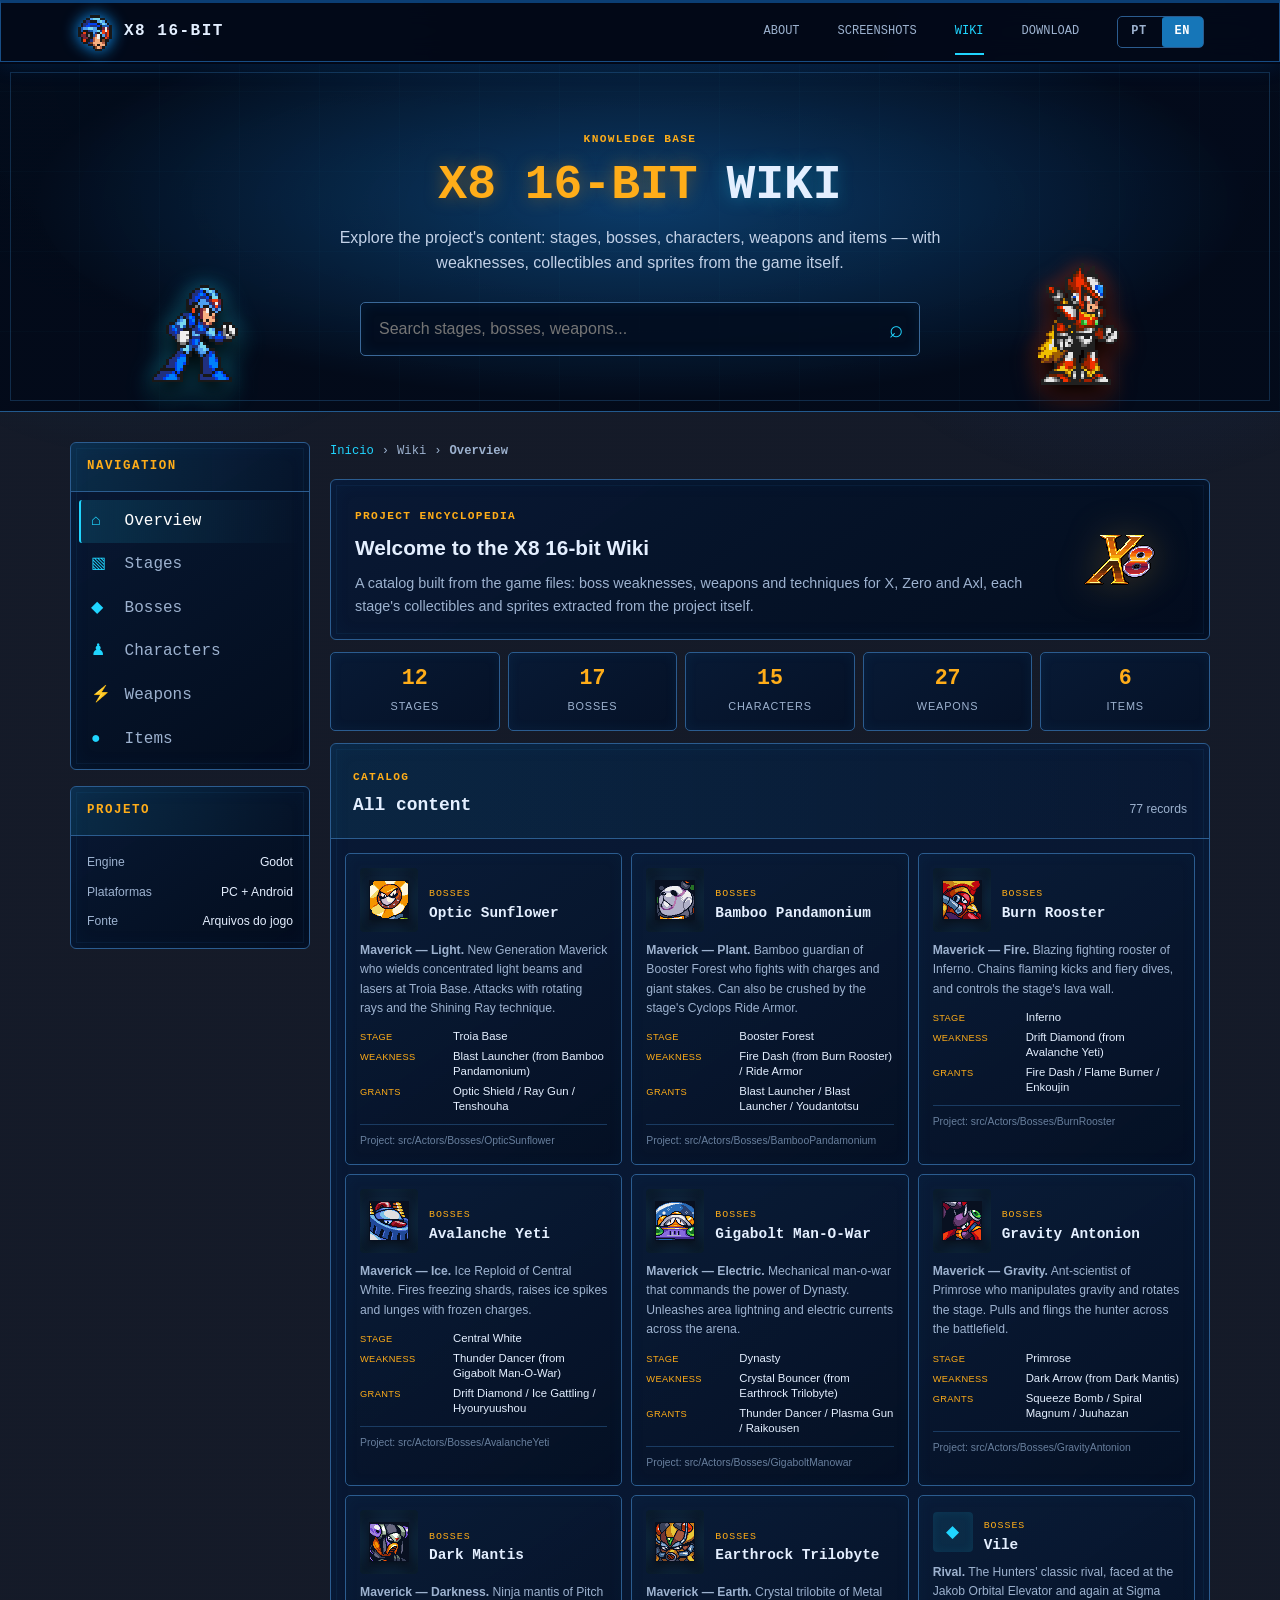
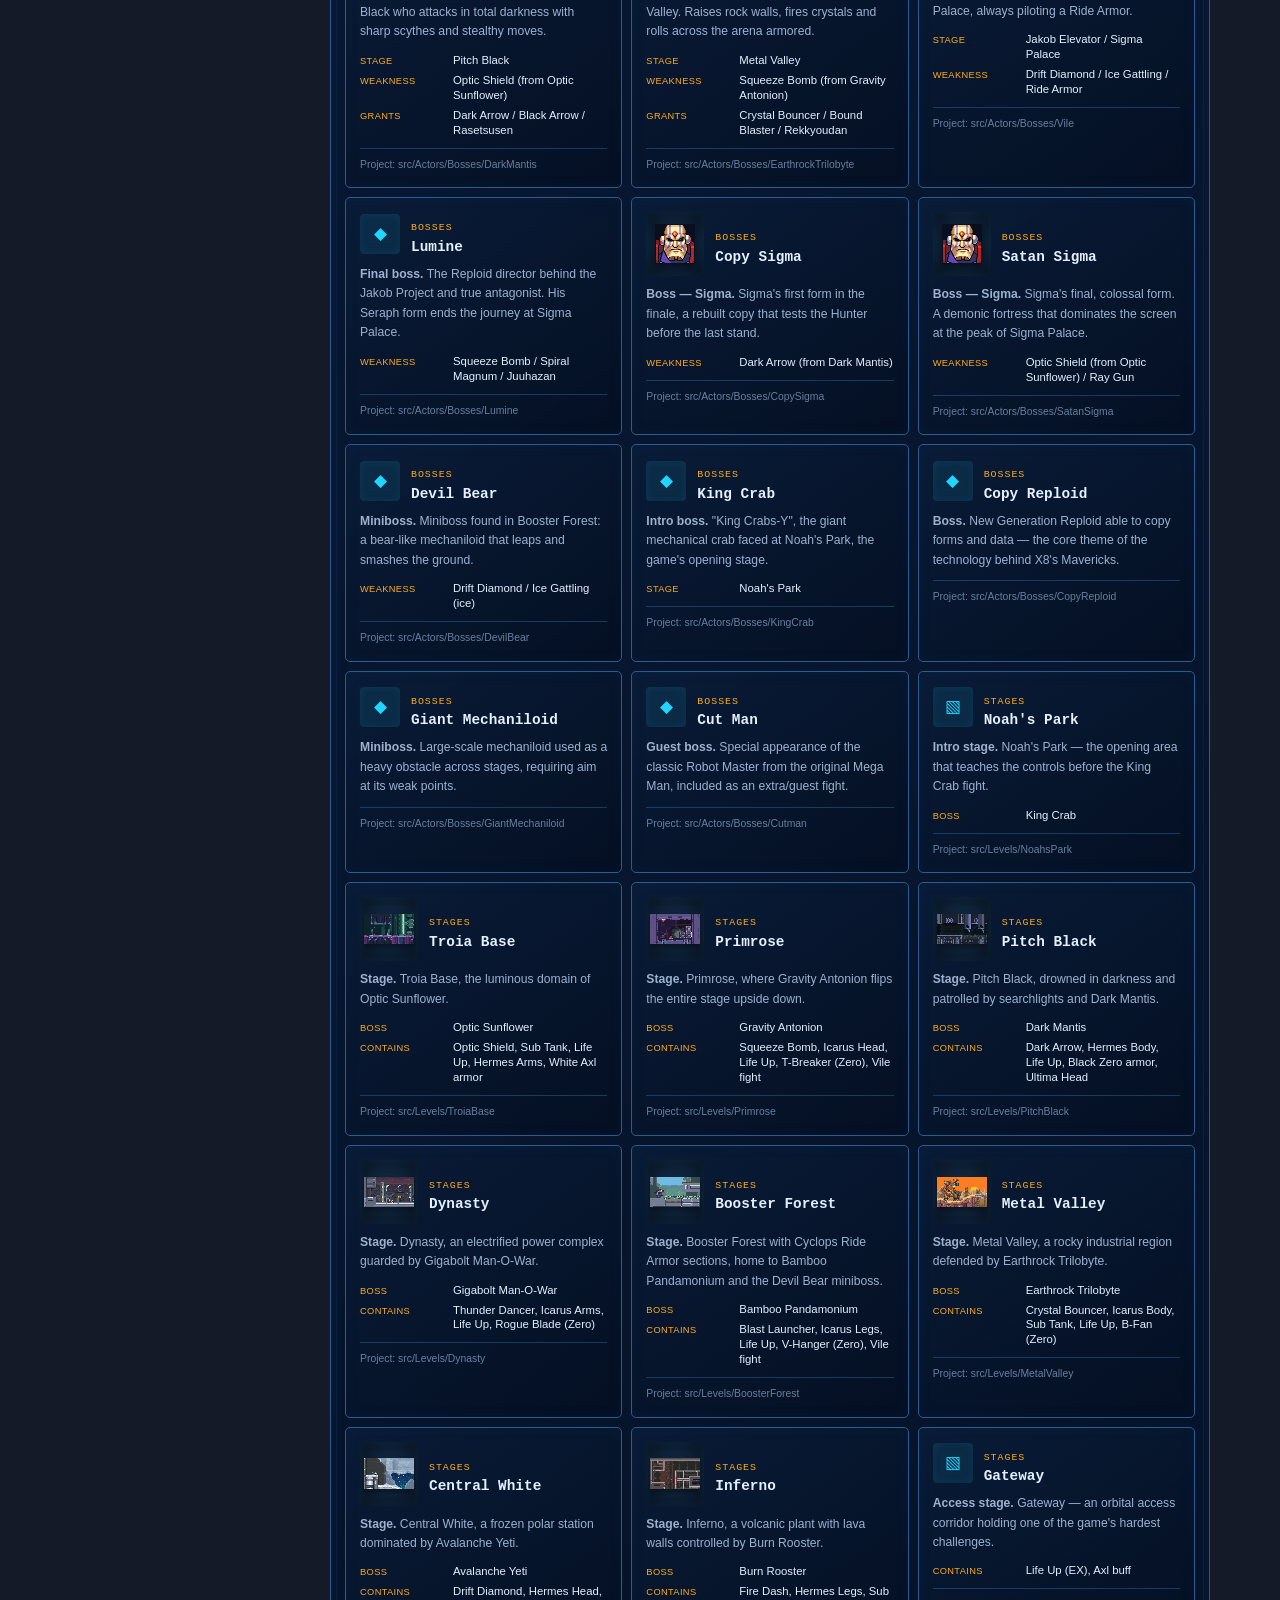
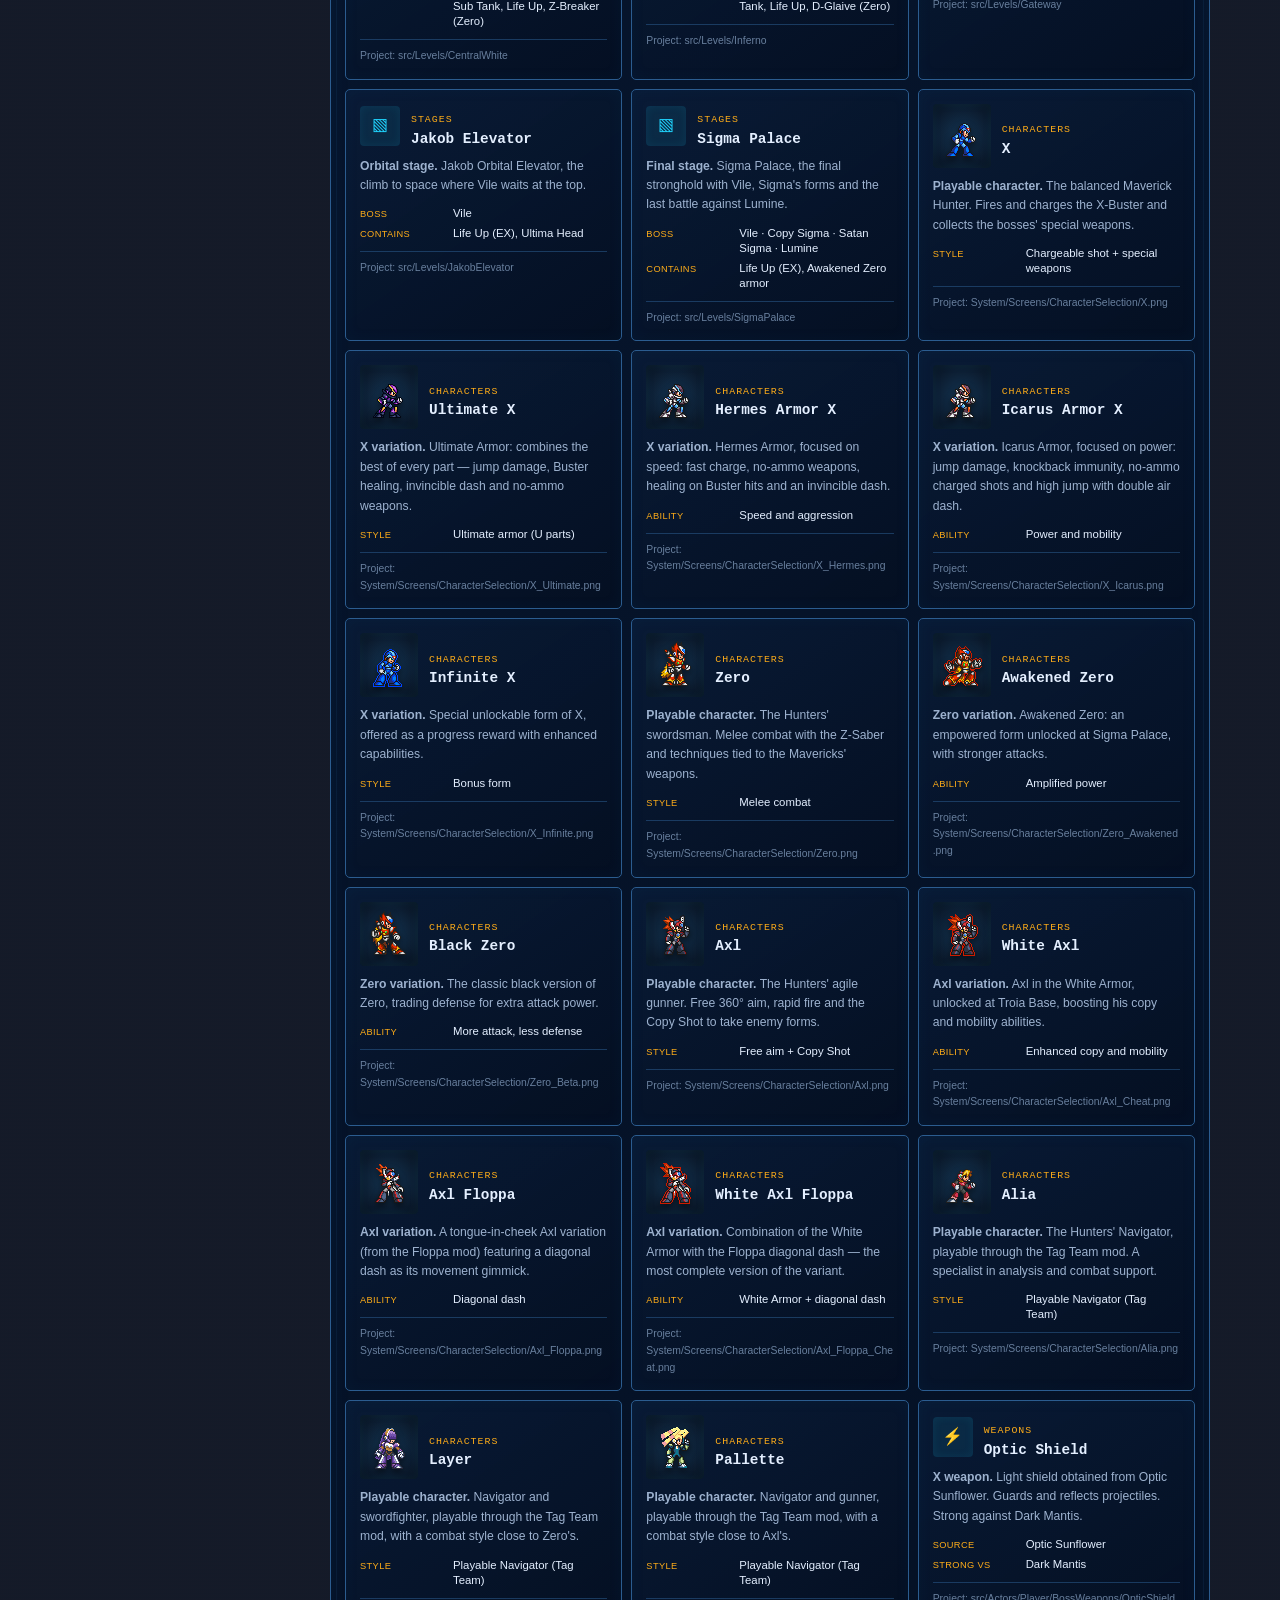
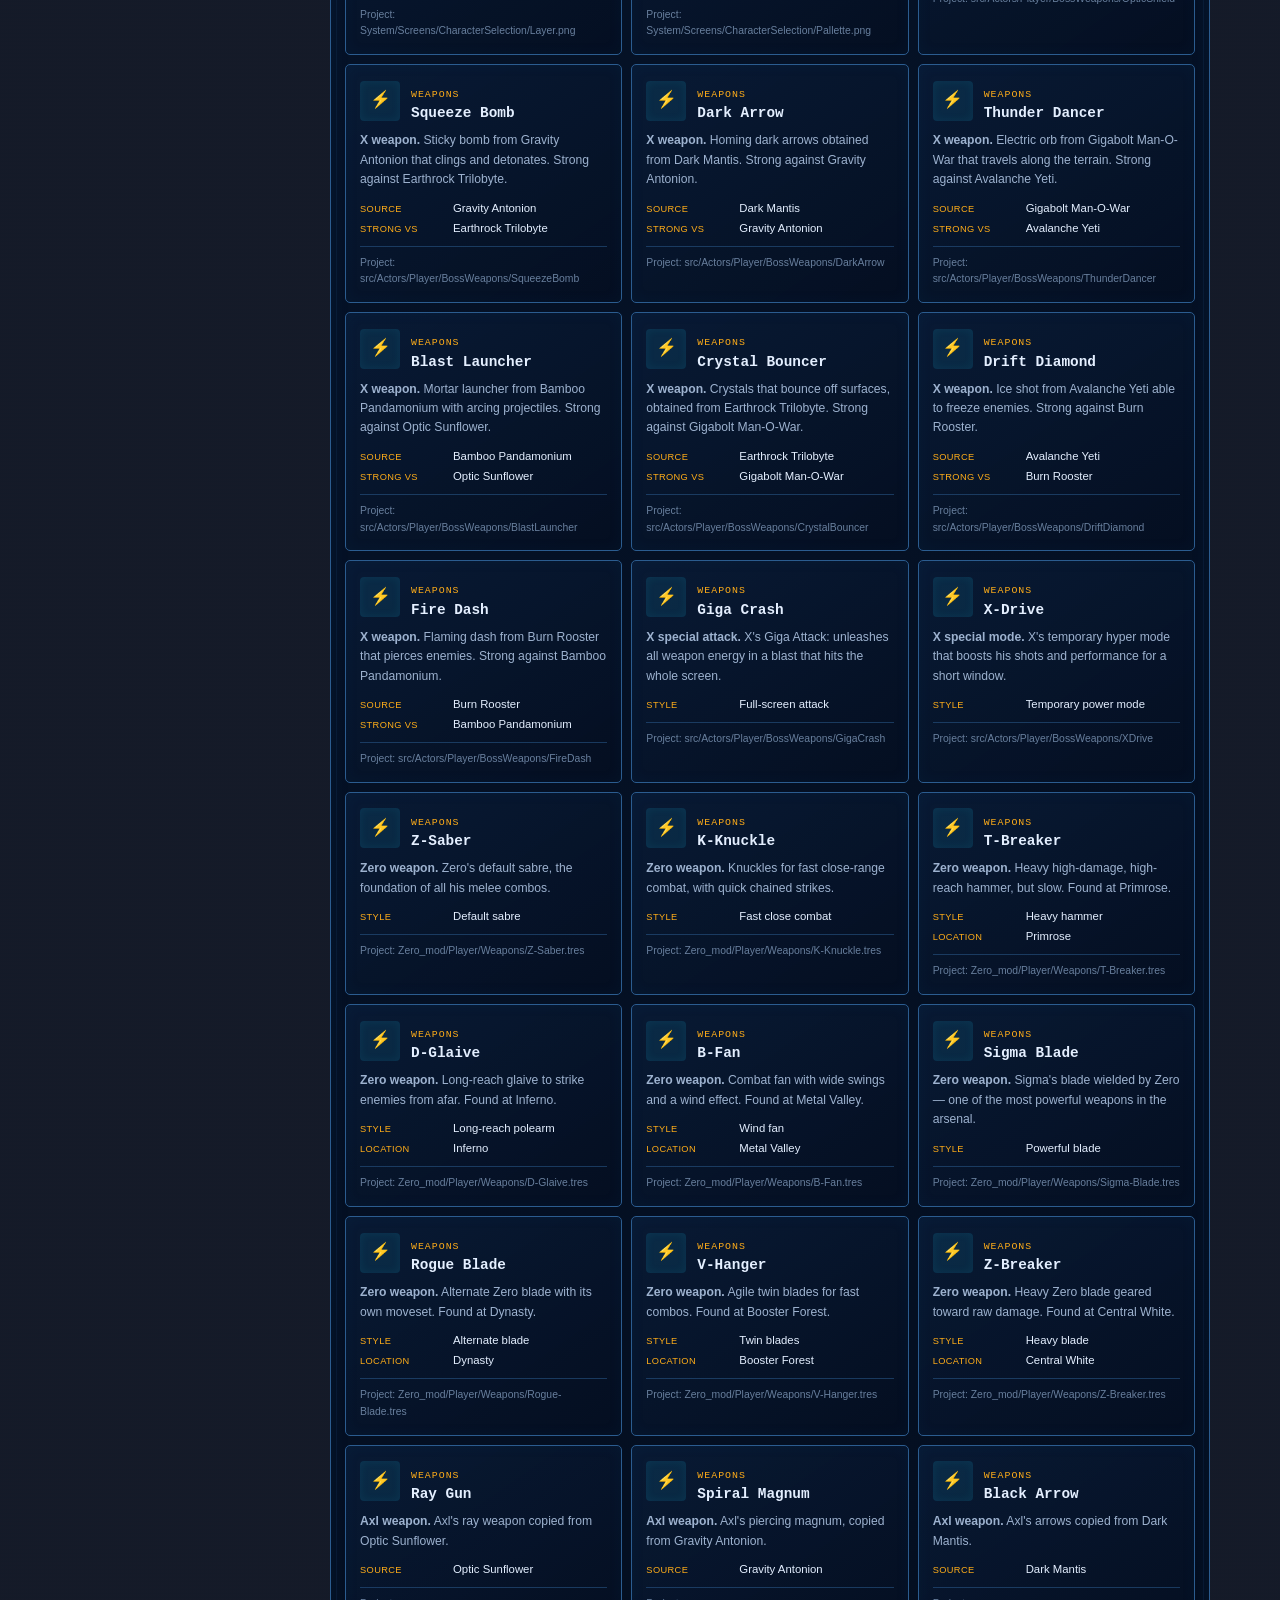
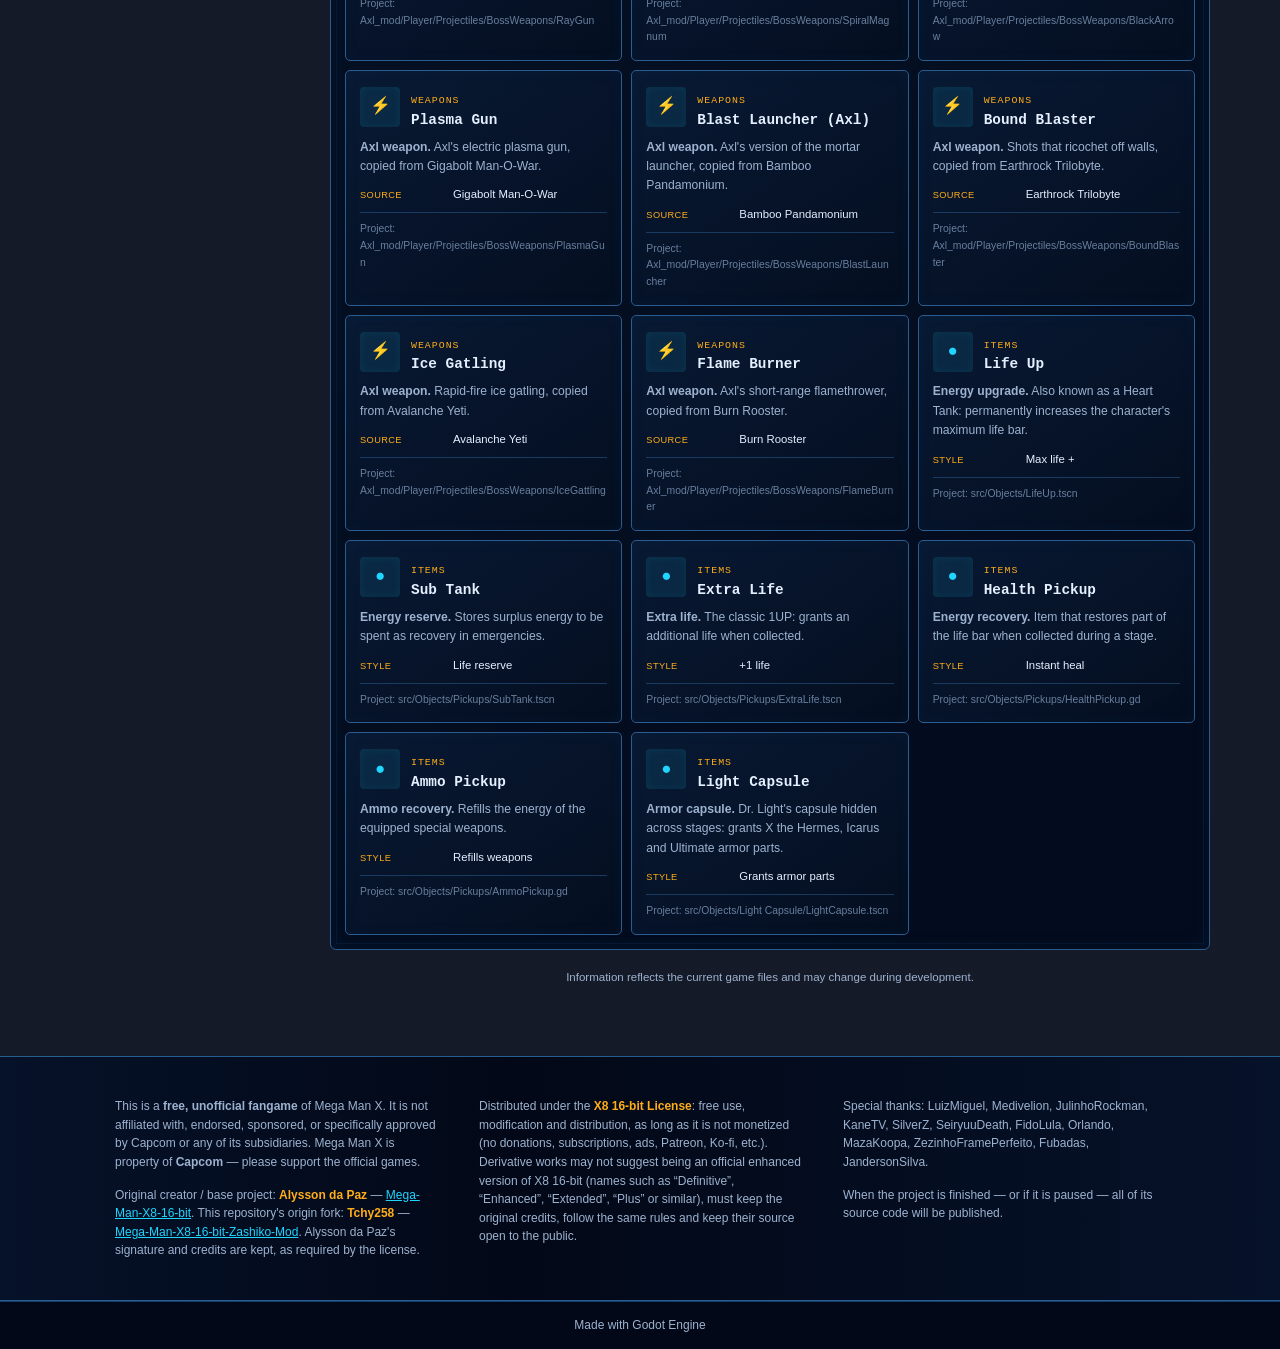
<file: wiki.html>
<!DOCTYPE html>
<html lang="pt-BR">
<head>
  <meta charset="UTF-8">
  <meta name="viewport" content="width=device-width, initial-scale=1.0">
  <meta name="description" content="Wiki do fangame X8 16-bit: fases, chefes, personagens, armas e itens.">
  <title>X8 16-bit Wiki</title>
  <link rel="icon" type="image/png" href="assets/icon.png">
  <link rel="stylesheet" href="assets/wiki.css">
</head>
<body>
  <header class="nav">
    <div class="nav-inner">
      <a class="brand" href="index.html">
        <img src="assets/icon.png" alt="Ícone X8">
        <span>X8 16-BIT</span>
      </a>
      <nav class="nav-links" aria-label="Navegação principal">
        <a href="index.html#sobre" data-i18n="nav.sobre">Sobre</a>
        <a href="index.html#screenshots" data-i18n="nav.screenshots">Screenshots</a>
        <a href="wiki.html" class="active" aria-current="page">Wiki</a>
        <a href="index.html#download" data-i18n="nav.download">Download</a>
        <div class="lang-switch" role="group" aria-label="Language / Idioma">
          <button type="button" data-lang="pt">PT</button>
          <button type="button" data-lang="en">EN</button>
        </div>
      </nav>
    </div>
  </header>

  <section class="wiki-hero">
    <div class="wiki-hero-sprites" aria-hidden="true">
      <img class="wiki-sprite x" src="assets/wiki/characters/X.png" alt="">
      <img class="wiki-sprite zero" src="assets/wiki/characters/Zero.png" alt="">
    </div>
    <div class="hero-content">
      <span class="eyebrow" data-i18n="hero.eyebrow">Base de conhecimento</span>
      <h1><span>X8 16-bit</span> Wiki</h1>
      <p data-i18n="hero.description">Explore o conteúdo encontrado nos arquivos do projeto: fases, chefes, personagens, armas e itens.</p>
      <label class="wiki-search">
        <span class="sr-only">Buscar na wiki</span>
        <input id="wiki-search" type="search" data-i18n-attr="placeholder" data-i18n="search.placeholder" placeholder="Buscar fase, chefe, arma..." autocomplete="off">
        <span aria-hidden="true">⌕</span>
      </label>
    </div>
  </section>

  <div class="wiki-layout">
    <aside class="wiki-sidebar">
      <section class="side-card">
        <h2 data-i18n="sidebar.navigation">Navegação</h2>
        <nav id="category-nav" aria-label="Categorias da wiki">
          <button class="side-link active" type="button" data-filter="all"><span>⌂</span> <b data-i18n="category.all">Visão geral</b></button>
          <button class="side-link" type="button" data-filter="fases"><span>▧</span> <b data-i18n="category.fases">Fases</b></button>
          <button class="side-link" type="button" data-filter="chefes"><span>◆</span> <b data-i18n="category.chefes">Chefes</b></button>
          <button class="side-link" type="button" data-filter="personagens"><span>♟</span> <b data-i18n="category.personagens">Personagens</b></button>
          <button class="side-link" type="button" data-filter="armas"><span>⚡</span> <b data-i18n="category.armas">Armas</b></button>
          <button class="side-link" type="button" data-filter="itens"><span>●</span> <b data-i18n="category.itens">Itens</b></button>
        </nav>
      </section>
      <section class="side-card project-card">
        <h2>Projeto</h2>
        <dl>
          <div><dt>Engine</dt><dd>Godot</dd></div>
          <div><dt>Plataformas</dt><dd>PC + Android</dd></div>
          <div><dt>Fonte</dt><dd>Arquivos do jogo</dd></div>
        </dl>
      </section>
    </aside>

    <main class="wiki-content">
      <div class="breadcrumb"><a href="index.html">Início</a><span>›</span><span>Wiki</span><span>›</span><strong id="current-category">Visão geral</strong></div>

      <section class="welcome-panel" id="welcome-panel">
        <div>
          <span class="eyebrow" data-i18n="welcome.eyebrow">Enciclopédia do projeto</span>
          <h2 data-i18n="welcome.title">Bem-vindo à Wiki do X8 16-bit</h2>
          <p data-i18n="welcome.description">Este catálogo é mantido sem banco de dados. Os nomes foram organizados a partir das pastas e recursos do projeto do jogo.</p>
        </div>
        <img src="assets/logo.png" alt="X8 16-bit">
      </section>

      <section class="stats" aria-label="Resumo do catálogo">
        <button type="button" data-filter="fases"><strong id="count-fases">0</strong><span data-i18n="category.fases">Fases</span></button>
        <button type="button" data-filter="chefes"><strong id="count-chefes">0</strong><span data-i18n="category.chefes">Chefes</span></button>
        <button type="button" data-filter="personagens"><strong id="count-personagens">0</strong><span data-i18n="category.personagens">Personagens</span></button>
        <button type="button" data-filter="armas"><strong id="count-armas">0</strong><span data-i18n="category.armas">Armas</span></button>
        <button type="button" data-filter="itens"><strong id="count-itens">0</strong><span data-i18n="category.itens">Itens</span></button>
      </section>

      <section class="catalog-panel">
        <header>
          <div>
            <span class="eyebrow" data-i18n="catalog.eyebrow">Catálogo</span>
            <h2 id="catalog-title">Todo o conteúdo</h2>
          </div>
          <span id="result-count" class="result-count" aria-live="polite"></span>
        </header>
        <div id="wiki-grid" class="wiki-grid"></div>
        <div id="empty-state" class="empty-state" hidden>
          <span>⌕</span>
          <h3 data-i18n="empty.title">Nenhum resultado encontrado</h3>
          <p data-i18n="empty.description">Tente buscar usando outro nome ou selecione outra categoria.</p>
        </div>
      </section>

      <p class="source-note" data-i18n="source.note">Os nomes refletem a estrutura atual do projeto e podem mudar durante o desenvolvimento do jogo.</p>
    </main>
  </div>

  <section class="legal">
    <div class="legal-container">
      <p data-i18n="legal.p1">
        Este é um <strong>fangame gratuito e não-oficial</strong> de Mega Man X.
        Não é afiliado, associado, autorizado, aprovado ou de qualquer forma
        oficialmente conectado com a Capcom ou qualquer uma de suas subsidiárias.
        Mega Man X é propriedade da <strong>Capcom</strong> — por favor, apoie os jogos oficiais.
      </p>
      <p data-i18n="legal.p2">
        Criador original / projeto base: <span class="credit-name">Alysson da Paz</span> —
        <a href="https://github.com/AlyssonDaPaz/Mega-Man-X8-16-bit" target="_blank" rel="noopener">Mega-Man-X8-16-bit</a>.
        Fork de origem deste repositório: <span class="credit-name">Tchy258</span> —
        <a href="https://github.com/Tchy258/Mega-Man-X8-16-bit-Zashiko-Mod" target="_blank" rel="noopener">Mega-Man-X8-16-bit-Zashiko-Mod</a>.
        A assinatura e os créditos de Alysson da Paz são mantidos, conforme exige a licença.
      </p>
      <p data-i18n="legal.p3">
        Distribuído sob a licença <span class="credit-name">X8 16-bit License</span>: uso, modificação e
        distribuição livres, desde que não monetizados (sem doações, assinaturas, anúncios, Patreon, Ko-fi etc.).
        Trabalhos derivados não podem sugerir ser uma versão oficial aprimorada do X8 16-bit
        (nomes como &ldquo;Definitive&rdquo;, &ldquo;Enhanced&rdquo;, &ldquo;Extended&rdquo;, &ldquo;Plus&rdquo; ou similares),
        devem manter os créditos originais, seguir as mesmas regras e ter o código aberto ao público.
      </p>
      <p data-i18n="legal.p4">
        Agradecimentos especiais: LuizMiguel, Medivelion, JulinhoRockman, KaneTV, SilverZ, SeiryuuDeath,
        FidoLula, Orlando, MazaKoopa, ZezinhoFramePerfeito, Fubadas, JandersonSilva.
      </p>
      <p data-i18n="legal.p5">
        Quando o projeto for finalizado — ou caso seja pausado — todo o seu código será publicado.
      </p>
    </div>
  </section>

  <footer data-i18n="footer.text">
    Feito com Godot Engine
  </footer>
  <script src="assets/legal.js"></script>
  <script src="assets/wiki.js"></script>
</body>
</html>
</file>
<file: assets/wiki.css>
:root{
  --bg:#080b13;
  --bg-soft:#0b1120;
  --surface:#10192b;
  --surface-2:#142137;
  --border:#213b5d;
  --blue:#4fc3f7;
  --blue-dark:#2476ad;
  --gold:#f5a623;
  --text:#dbe7f5;
  --muted:#8fa3bd;
  --shadow:0 18px 50px rgba(0,0,0,.28);
}
*{box-sizing:border-box}
html{scroll-behavior:smooth}
body{
  margin:0;background:radial-gradient(circle at 50% 0,#14213c 0,var(--bg) 42%);
  color:var(--text);font-family:"Segoe UI",Roboto,Arial,sans-serif;line-height:1.6;
}
button,input{font:inherit}
a{color:inherit}
.sr-only{position:absolute;width:1px;height:1px;padding:0;margin:-1px;overflow:hidden;clip:rect(0,0,0,0);white-space:nowrap;border:0}
.eyebrow{color:var(--gold);font-size:.7rem;font-weight:800;letter-spacing:.18em;text-transform:uppercase}
header.nav{
  position:sticky;top:0;z-index:10;background:rgba(8,11,19,.9);
  backdrop-filter:blur(12px);border-bottom:1px solid var(--border);
}
.nav-inner{
  max-width:1100px;margin:0 auto;padding:12px 24px;
  display:flex;align-items:center;justify-content:space-between;gap:16px;
}
.brand{display:flex;align-items:center;gap:10px;text-decoration:none;font-weight:800;letter-spacing:.05em}
.brand img{width:32px;height:32px;image-rendering:pixelated}
.nav-links{display:flex;align-items:center;gap:28px;font-size:14px}
.nav-links a{text-decoration:none;color:var(--muted);transition:color .15s}
.nav-links a:hover,.nav-links a.active{color:var(--blue)}
.lang-switch{display:flex;gap:2px;border:1px solid var(--border);border-radius:999px;padding:2px}
.lang-switch button{
  border:0;background:transparent;color:var(--muted);font-size:12px;font-weight:700;
  letter-spacing:.5px;padding:5px 12px;border-radius:999px;cursor:pointer;
}
.lang-switch button.active{background:var(--blue-dark);color:#fff}
.lang-switch button:not(.active):hover{color:var(--blue)}
.wiki-hero{padding:64px 20px 58px;border-bottom:1px solid var(--border);text-align:center}
.hero-content{max-width:700px;margin:auto}
.wiki-hero h1{font-size:clamp(2rem,7vw,3rem);line-height:1.15;margin:8px 0 12px}
.wiki-hero h1 span{color:var(--blue)}
.wiki-hero p{color:var(--muted);margin:0 auto;max-width:650px}
.wiki-search{display:block;position:relative;max-width:560px;margin:26px auto 0}
.wiki-search input{
  width:100%;padding:14px 48px 14px 18px;background:var(--surface);
  color:var(--text);border:1px solid var(--border);border-radius:10px;outline:none;
}
.wiki-search input:focus{border-color:var(--blue);box-shadow:0 0 0 3px rgba(79,195,247,.12)}
.wiki-search>span:last-child{position:absolute;right:17px;top:8px;color:var(--blue);font-size:1.5rem}
.wiki-layout{
  width:min(1180px,100%);margin:auto;padding:38px 20px 70px;
  display:grid;grid-template-columns:240px minmax(0,1fr);gap:28px;align-items:start;
}
.wiki-sidebar{position:sticky;top:88px;display:grid;gap:16px}
.side-card,.catalog-panel,.welcome-panel{
  background:rgba(16,25,43,.9);border:1px solid var(--border);border-radius:12px;overflow:hidden;
}
.side-card h2{
  font-size:.78rem;text-transform:uppercase;letter-spacing:.12em;margin:0;padding:14px 16px;
  color:var(--blue);background:linear-gradient(90deg,rgba(79,195,247,.12),transparent);
  border-bottom:1px solid var(--border);
}
.side-card nav{padding:8px}
.side-link{
  width:100%;border:0;border-left:2px solid transparent;background:transparent;color:var(--muted);
  padding:9px 10px;text-align:left;border-radius:5px;cursor:pointer;
}
.side-link span{display:inline-block;width:24px;color:var(--blue)}
.side-link b{font:inherit}
.side-link:hover,.side-link.active{color:#fff;background:rgba(79,195,247,.08);border-left-color:var(--blue)}
.project-card dl{margin:0;padding:12px 16px;font-size:.76rem}
.project-card dl div{display:flex;justify-content:space-between;gap:8px;padding:5px 0}
.project-card dt{color:var(--muted)}.project-card dd{margin:0;text-align:right}
.breadcrumb{display:flex;gap:8px;align-items:center;color:var(--muted);font-size:.76rem;margin-bottom:18px}
.breadcrumb a{color:var(--blue);text-decoration:none}
.welcome-panel{
  padding:24px;display:flex;justify-content:space-between;align-items:center;gap:24px;
  background:linear-gradient(120deg,rgba(16,25,43,.95),rgba(20,38,66,.92));
}
.welcome-panel h2{margin:4px 0 8px;font-size:1.35rem}.welcome-panel p{margin:0;color:var(--muted);font-size:.9rem}
.welcome-panel img{width:120px;image-rendering:pixelated;filter:drop-shadow(0 0 18px rgba(245,166,35,.25))}
.stats{display:grid;grid-template-columns:repeat(5,1fr);gap:10px;margin:18px 0}
.stats button{
  padding:13px 8px;background:var(--surface);border:1px solid var(--border);border-radius:9px;
  color:var(--text);cursor:pointer;
}
.stats button:hover{border-color:var(--blue);transform:translateY(-1px)}
.stats strong{display:block;color:var(--gold);font-size:1.35rem;line-height:1.2}.stats span{color:var(--muted);font-size:.68rem;text-transform:uppercase;letter-spacing:.08em}
.catalog-panel>header{display:flex;align-items:end;justify-content:space-between;gap:20px;padding:18px 22px;border-bottom:1px solid var(--border)}
.catalog-panel h2{font-size:1.12rem;margin:3px 0 0}.result-count{font-size:.76rem;color:var(--muted)}
.wiki-grid{padding:18px;display:grid;grid-template-columns:repeat(3,minmax(0,1fr));gap:12px}
.wiki-entry{
  min-width:0;padding:16px;background:rgba(255,255,255,.025);border:1px solid var(--border);
  border-radius:9px;transition:.18s ease;
}
.wiki-entry:hover{transform:translateY(-2px);border-color:var(--blue-dark);background:rgba(79,195,247,.04)}
.entry-top{display:flex;align-items:center;gap:11px;margin-bottom:9px}
.entry-icon{
  width:40px;height:40px;flex:0 0 40px;display:grid;place-items:center;border-radius:8px;
  background:rgba(79,195,247,.1);color:var(--blue);font-size:1.05rem;
}
.entry-icon.character-icon{
  width:58px;height:64px;flex-basis:58px;padding:4px;overflow:hidden;
  background:radial-gradient(circle,rgba(79,195,247,.16),rgba(8,11,19,.65));
}
.character-icon img{
  display:block;max-width:100%;max-height:100%;width:auto;height:auto;
  image-rendering:pixelated;filter:drop-shadow(0 3px 3px rgba(0,0,0,.5));
}
.wiki-entry h3{font-size:.9rem;line-height:1.25;margin:0;overflow-wrap:anywhere}
.entry-category{font-size:.62rem;text-transform:uppercase;letter-spacing:.1em;color:var(--gold)}
.wiki-entry p{font-size:.76rem;color:var(--muted);margin:0}
.entry-meta{margin:11px 0 0;display:flex;flex-direction:column;gap:5px}
.entry-meta-row{display:flex;gap:9px;font-size:.71rem;line-height:1.32}
.entry-meta-row dt{flex:0 0 84px;color:var(--gold);text-transform:uppercase;letter-spacing:.04em;font-size:.58rem;padding-top:2px}
.entry-meta-row dd{margin:0;color:var(--text);overflow-wrap:anywhere}
.entry-source{display:block;margin-top:10px;padding-top:8px;border-top:1px solid rgba(33,59,93,.55);font-size:.65rem;color:#687f9d;overflow-wrap:anywhere}
.empty-state{text-align:center;padding:55px 20px;color:var(--muted)}.empty-state span{font-size:2rem;color:var(--blue)}.empty-state h3{color:var(--text);margin:8px 0 2px}.empty-state p{margin:0;font-size:.84rem}
.source-note{text-align:center;color:var(--muted);font-size:.72rem;margin:18px 0 0}
.legal{
  padding:72px 24px;background:#0d1220;
  border-top:1px solid var(--border);border-bottom:1px solid var(--border);
}
.legal-container{max-width:760px;margin:0 auto;text-align:center}
.legal p{font-size:13px;color:var(--muted);margin:0 0 14px}
.legal p:last-child{margin-bottom:0}
.legal a{color:var(--blue);text-decoration:underline;overflow-wrap:anywhere}
.legal .credit-name{color:var(--gold);font-weight:600}
footer{padding:32px 24px 48px;text-align:center;color:var(--muted);font-size:12px}
footer a{color:inherit;text-decoration:none}
@media(max-width:900px){
  .wiki-layout{grid-template-columns:1fr}.wiki-sidebar{position:static}.side-card nav{display:grid;grid-template-columns:repeat(3,1fr);gap:4px}.project-card{display:none}
  .wiki-grid{grid-template-columns:repeat(2,minmax(0,1fr))}
}
@media(max-width:700px){
  .nav-inner{padding:10px 12px;flex-wrap:wrap;gap:8px}
  .brand{width:100%;justify-content:center}
  .nav-links{width:100%;display:grid;grid-template-columns:repeat(3,minmax(0,1fr));gap:4px;text-align:center;font-size:12px}
  .nav-links>a{display:flex;min-height:40px;align-items:center;justify-content:center;padding:4px}
  .lang-switch{justify-self:center;align-self:center}.lang-switch button{min-width:34px;min-height:36px;padding:4px 8px;font-size:11px}
}
@media(max-width:620px){
  .wiki-hero{padding:44px 16px}.wiki-layout{padding:24px 14px 50px}
  .legal{padding:56px 18px}
  .side-card nav{grid-template-columns:repeat(2,1fr)}.welcome-panel img{display:none}
  .stats{grid-template-columns:repeat(3,1fr)}.wiki-grid{grid-template-columns:1fr;padding:12px}
  .catalog-panel>header{padding:15px}.breadcrumb{overflow-x:auto;white-space:nowrap}
}
@media(prefers-reduced-motion:reduce){html{scroll-behavior:auto}*{transition:none!important}}

/* Rework visual — acompanha a identidade da landing page */
:root{
  --bg:#020817;--bg-soft:#050d20;--surface:#07142b;--surface-2:#0a1b37;
  --border:#2b5c8f;--blue:#20d5ff;--blue-dark:#1676b8;--gold:#ffad19;
  --text:#e4efff;--muted:#9db2cf;--shadow:0 16px 38px rgba(0,0,0,.38);
}
body{
  background:
    linear-gradient(rgba(3,9,24,.93),rgba(3,9,24,.93)),
    repeating-linear-gradient(0deg,transparent 0 3px,rgba(39,116,183,.08) 4px);
  font-family:"Trebuchet MS","Segoe UI",sans-serif;
}
body::before{
  content:"";position:fixed;inset:0;z-index:-1;pointer-events:none;
  background:radial-gradient(circle at 12% 8%,rgba(0,185,255,.13),transparent 28%),radial-gradient(circle at 88% 13%,rgba(20,83,186,.17),transparent 27%);
}
.eyebrow{font-family:Consolas,monospace;letter-spacing:.12em}
header.nav{
  background:rgba(2,8,23,.94);border:1px solid #174d85;border-top:3px solid #0b3e74;
  box-shadow:0 0 0 2px #020817,0 0 24px rgba(0,126,255,.18);
}
.nav-inner{max-width:1180px;padding:10px 26px}
.brand{font-family:Consolas,monospace;letter-spacing:1.5px}.brand img{width:38px;height:38px;filter:drop-shadow(0 0 8px #149cff)}
.nav-links{font-family:Consolas,monospace;text-transform:uppercase;font-size:12px;gap:38px}
.nav-links a{position:relative}.nav-links a::after{content:"";position:absolute;left:0;right:100%;bottom:-13px;height:2px;background:var(--blue);transition:right .2s}
.nav-links a:hover::after,.nav-links a.active::after{right:0}
.lang-switch{border-radius:5px;padding:0}.lang-switch button{border-radius:3px;padding:5px 13px}
.wiki-hero{
  position:relative;isolation:isolate;overflow:hidden;padding:62px 20px 55px;
  background:radial-gradient(ellipse at 50% 40%,rgba(9,71,127,.76),rgba(2,10,25,.95) 67%);
  border-bottom:1px solid #22598d;
}
.wiki-hero::before{content:"";position:absolute;inset:10px;border:1px solid rgba(45,105,161,.36);z-index:-1;pointer-events:none}
.wiki-hero::after{content:"";position:absolute;inset:0;z-index:-2;background:repeating-linear-gradient(90deg,transparent 0 79px,rgba(32,213,255,.035) 80px),repeating-linear-gradient(0deg,transparent 0 79px,rgba(32,213,255,.035) 80px)}
.hero-content{position:relative;z-index:2}.wiki-hero h1{font-family:Consolas,monospace;text-transform:uppercase;text-shadow:0 0 18px rgba(32,213,255,.35)}
.wiki-hero h1 span{color:var(--gold);text-shadow:0 0 18px rgba(255,157,0,.35)}
.wiki-hero p{color:#c2d1e7}.wiki-hero-sprites{position:absolute;inset:0;z-index:1;pointer-events:none}
.wiki-sprite{position:absolute;image-rendering:pixelated;filter:drop-shadow(0 10px 10px #000) drop-shadow(0 0 10px rgba(32,213,255,.45))}
.wiki-sprite.x{width:115px;left:max(7%,calc(50% - 500px));bottom:20px}.wiki-sprite.zero{width:108px;right:max(8%,calc(50% - 490px));bottom:18px;filter:drop-shadow(0 10px 10px #000) drop-shadow(0 0 10px rgba(255,68,24,.45))}
.wiki-search input{padding:13px 48px 13px 18px;background:rgba(3,13,31,.88);border-radius:5px;border-color:#3a6898;box-shadow:inset 0 0 14px rgba(23,94,157,.15)}
.wiki-search input:focus{box-shadow:0 0 0 2px rgba(32,213,255,.14),inset 0 0 14px rgba(23,94,157,.2)}
.wiki-layout{width:min(1180px,100%);padding-top:30px;gap:20px}
.side-card,.catalog-panel,.welcome-panel{border-radius:6px;background:linear-gradient(145deg,rgba(8,25,53,.95),rgba(3,12,29,.97));box-shadow:inset 0 0 20px rgba(15,82,145,.1)}
.side-card{position:relative}.side-card::after,.catalog-panel::after,.welcome-panel::after{content:"";position:absolute;inset:5px;border:1px solid rgba(46,113,174,.1);pointer-events:none}
.side-card h2{font-family:Consolas,monospace;color:var(--gold);background:linear-gradient(90deg,rgba(32,213,255,.1),transparent)}
.side-link{font-family:Consolas,monospace;border-radius:3px}.side-link:hover,.side-link.active{background:linear-gradient(90deg,rgba(32,213,255,.14),transparent)}
.breadcrumb{font-family:Consolas,monospace}.welcome-panel{position:relative;padding:21px 24px}.welcome-panel h2{font-size:1.3rem}.welcome-panel img{width:130px}
.stats{gap:8px;margin:12px 0}.stats button{border-radius:5px;background:linear-gradient(145deg,#081a35,#051126);box-shadow:inset 0 0 12px rgba(23,98,163,.12)}
.stats button:hover{box-shadow:0 0 14px rgba(32,213,255,.12)}.stats strong{font-family:Consolas,monospace}
.catalog-panel{position:relative}.catalog-panel>header{background:linear-gradient(90deg,rgba(32,213,255,.07),transparent)}
.catalog-panel h2{font-family:Consolas,monospace}.wiki-grid{gap:9px;padding:14px}
.wiki-entry{border-radius:5px;padding:14px;background:linear-gradient(145deg,rgba(10,30,59,.72),rgba(4,14,32,.8));box-shadow:inset 0 0 14px rgba(14,78,139,.08)}
.wiki-entry:hover{box-shadow:0 5px 14px rgba(0,0,0,.35),0 0 12px rgba(32,213,255,.08)}
.entry-icon{border-radius:4px;background:rgba(32,213,255,.09);box-shadow:inset 0 0 10px rgba(32,213,255,.08)}
.wiki-entry h3{font-family:Consolas,monospace}.entry-category{font-family:Consolas,monospace}.entry-source{border-color:rgba(43,92,143,.55)}
.legal{padding:40px 24px;background:linear-gradient(90deg,#061229,#020817 40%,#061229);border-color:#275e91}
.legal-container{max-width:1050px;columns:3;column-gap:42px;text-align:left}.legal p{break-inside:avoid;font-size:12px;line-height:1.55}
footer{padding:14px;background:#020817;border-top:1px solid #173e68}
@media(max-width:900px){.wiki-sprite{opacity:.28}.legal-container{columns:2}}
@media(max-width:700px){.nav-links{gap:2px}.nav-links a::after{bottom:0}.wiki-hero{padding-top:72px}.wiki-sprite.x{left:-12px}.wiki-sprite.zero{right:-8px}}
@media(max-width:620px){.wiki-sprite{width:78px!important;opacity:.2}.legal-container{columns:1}}
</file>
